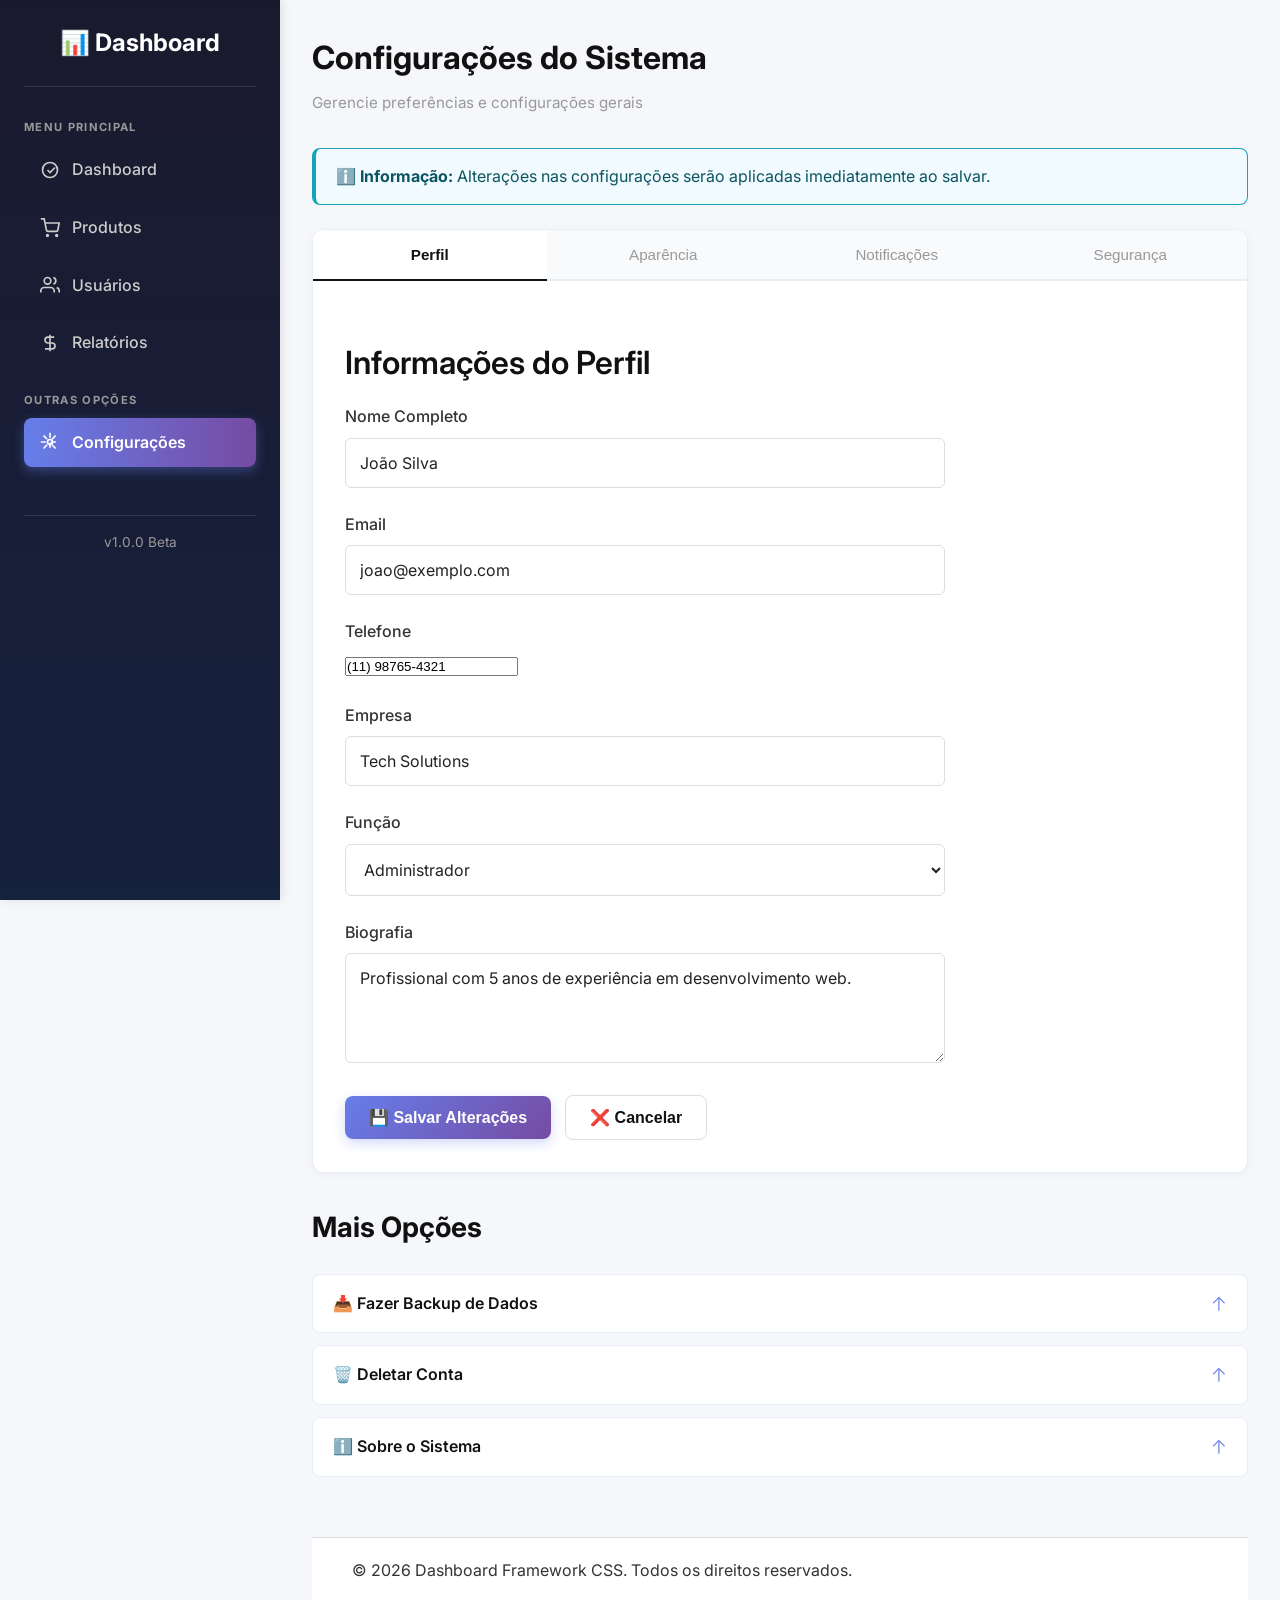
<file: examples/configuracoes.html>
<!DOCTYPE html>
<html lang="pt-BR">
<head>
    <meta charset="UTF-8">
    <meta name="viewport" content="width=device-width, initial-scale=1.0">
    <title>Configurações - Dashboard Moderno</title>
    <link rel="stylesheet" href="../style.css">
    <link rel="stylesheet" href="dashboard-custom.css">
    <link rel="preconnect" href="https://fonts.googleapis.com">
    <link rel="preconnect" href="https://fonts.gstatic.com" crossorigin>
    <link href="https://fonts.googleapis.com/css2?family=Inter:wght@400;500;600;700&display=swap" rel="stylesheet">
</head>
<body>

<div class="dashboard-layout">
    
    <!-- SIDEBAR -->
    <aside class="dashboard-sidebar">
        <div class="sidebar-header">
            <h2>📊 Dashboard</h2>
        </div>
        
        <nav class="dashboard-nav">
            <div class="nav-title">Menu Principal</div>
            <ul>
                <li>
                    <a href="dashboard.html">
                        <svg width="20" height="20" viewBox="0 0 24 24" fill="none" stroke="currentColor" stroke-width="2">
                            <path d="M3 12a9 9 0 1 0 18 0A9 9 0 0 0 3 12z"/>
                            <path d="M9 12l3 3 6-6"/>
                        </svg>
                        Dashboard
                    </a>
                </li>
                <li>
                    <a href="produtos.html">
                        <svg width="20" height="20" viewBox="0 0 24 24" fill="none" stroke="currentColor" stroke-width="2">
                            <circle cx="9" cy="21" r="1"/>
                            <circle cx="20" cy="21" r="1"/>
                            <path d="M1 1h4l2.68 13.39a2 2 0 0 0 2 1.61h9.72a2 2 0 0 0 2-1.61L23 6H6"/>
                        </svg>
                        Produtos
                    </a>
                </li>
                <li>
                    <a href="usuarios.html">
                        <svg width="20" height="20" viewBox="0 0 24 24" fill="none" stroke="currentColor" stroke-width="2">
                            <path d="M17 21v-2a4 4 0 0 0-4-4H5a4 4 0 0 0-4 4v2"/>
                            <circle cx="9" cy="7" r="4"/>
                            <path d="M23 21v-2a4 4 0 0 0-3-3.87"/>
                            <path d="M16 3.13a4 4 0 0 1 0 7.75"/>
                        </svg>
                        Usuários
                    </a>
                </li>
                <li>
                    <a href="relatorios.html">
                        <svg width="20" height="20" viewBox="0 0 24 24" fill="none" stroke="currentColor" stroke-width="2">
                            <line x1="12" y1="2" x2="12" y2="22"/>
                            <path d="M17 5H9.5a3.5 3.5 0 0 0 0 7h5a3.5 3.5 0 0 1 0 7H6"/>
                        </svg>
                        Relatórios
                    </a>
                </li>
            </ul>

            <div class="nav-title">Outras Opções</div>
            <ul>
                <li>
                    <a href="configuracoes.html" class="active">
                        <svg width="20" height="20" viewBox="0 0 24 24" fill="none" stroke="currentColor" stroke-width="2">
                            <circle cx="12" cy="12" r="3"/>
                            <path d="M12 1v6m0 6v6M4.22 4.22l4.24 4.24m6.08 0l4.24-4.24M1 12h6m6 0h6M4.22 19.78l4.24-4.24m6.08 0l4.24 4.24"/>
                        </svg>
                        Configurações
                    </a>
                </li>
            </ul>
        </nav>

        <div class="sidebar-footer">
            <hr>
            <p>v1.0.0 Beta</p>
        </div>
    </aside>

    <!-- MAIN CONTENT -->
    <main class="dashboard-main">
        
        <div class="main-header-bar">
            <div class="header-content">
                <div>
                    <h1>Configurações do Sistema</h1>
                    <p class="subtitle">Gerencie preferências e configurações gerais</p>
                </div>
            </div>
        </div>

        <!-- Alert -->
        <div class="alert alert-info mb-3">
            <strong>ℹ️ Informação:</strong> Alterações nas configurações serão aplicadas imediatamente ao salvar.
        </div>

        <!-- Tabs com Configurações -->
        <section class="dashboard-section">
            <div class="tabs">
                <div class="tab-nav" role="tablist">
                    <button class="tab-link active" data-tab="1" role="tab">Perfil</button>
                    <button class="tab-link" data-tab="2" role="tab">Aparência</button>
                    <button class="tab-link" data-tab="3" role="tab">Notificações</button>
                    <button class="tab-link" data-tab="4" role="tab">Segurança</button>
                </div>
                <div class="tab-content">
                    
                    <!-- Tab 1: Perfil -->
                    <div class="tab-pane active" data-tab="1">
                        <div style="max-width: 600px; margin-top: 24px;">
                            <h3>Informações do Perfil</h3>
                            
                            <div class="form-group">
                                <label for="nome-completo">Nome Completo</label>
                                <input type="text" id="nome-completo" value="João Silva" placeholder="Seu nome completo">
                            </div>

                            <div class="form-group">
                                <label for="email">Email</label>
                                <input type="email" id="email" value="joao@exemplo.com" placeholder="seu.email@exemplo.com">
                            </div>

                            <div class="form-group">
                                <label for="telefone">Telefone</label>
                                <input type="tel" id="telefone" value="(11) 98765-4321" placeholder="(11) 9XXXX-XXXX">
                            </div>

                            <div class="form-group">
                                <label for="empresa">Empresa</label>
                                <input type="text" id="empresa" value="Tech Solutions" placeholder="Nome da sua empresa">
                            </div>

                            <div class="form-group">
                                <label for="funcao">Função</label>
                                <select id="funcao">
                                    <option selected>Administrador</option>
                                    <option>Gerente</option>
                                    <option>Vendedor</option>
                                    <option>Editor</option>
                                </select>
                            </div>

                            <div class="form-group">
                                <label for="bio">Biografia</label>
                                <textarea id="bio" rows="4" placeholder="Conte um pouco sobre você...">Profissional com 5 anos de experiência em desenvolvimento web.</textarea>
                            </div>

                            <button class="btn btn-primary">💾 Salvar Alterações</button>
                            <button class="btn btn-secondary">❌ Cancelar</button>
                        </div>
                    </div>

                    <!-- Tab 2: Aparência -->
                    <div class="tab-pane" data-tab="2">
                        <div style="max-width: 600px; margin-top: 24px;">
                            <h3>Preferências de Aparência</h3>
                            
                            <div class="form-group">
                                <label>Tema</label>
                                <div class="form-group-inline">
                                    <div class="custom-control">
                                        <input type="radio" id="theme-light" name="theme" checked>
                                        <label for="theme-light">Claro</label>
                                    </div>
                                    <div class="custom-control">
                                        <input type="radio" id="theme-dark" name="theme">
                                        <label for="theme-dark">Escuro</label>
                                    </div>
                                    <div class="custom-control">
                                        <input type="radio" id="theme-auto" name="theme">
                                        <label for="theme-auto">Automático</label>
                                    </div>
                                </div>
                            </div>

                            <div class="form-group">
                                <label>Tamanho de Fonte</label>
                                <div class="form-group-inline">
                                    <div class="custom-control">
                                        <input type="radio" id="font-small" name="font-size">
                                        <label for="font-small">Pequeno</label>
                                    </div>
                                    <div class="custom-control">
                                        <input type="radio" id="font-normal" name="font-size" checked>
                                        <label for="font-normal">Normal</label>
                                    </div>
                                    <div class="custom-control">
                                        <input type="radio" id="font-large" name="font-size">
                                        <label for="font-large">Grande</label>
                                    </div>
                                </div>
                            </div>

                            <div class="form-group">
                                <label>Cor do Tema Primário</label>
                                <input type="color" value="#667eea" style="width: 50px; height: 40px; border: 1px solid var(--color-border-gray); border-radius: 6px; cursor: pointer;">
                            </div>

                            <div class="form-group">
                                <label>Densidade do Layout</label>
                                <div class="form-group-inline">
                                    <div class="custom-control">
                                        <input type="radio" id="density-compact" name="density">
                                        <label for="density-compact">Compacto</label>
                                    </div>
                                    <div class="custom-control">
                                        <input type="radio" id="density-normal" name="density" checked>
                                        <label for="density-normal">Normal</label>
                                    </div>
                                    <div class="custom-control">
                                        <input type="radio" id="density-espaçoso" name="density">
                                        <label for="density-espaçoso">Espaçoso</label>
                                    </div>
                                </div>
                            </div>

                            <button class="btn btn-primary">💾 Salvar Preferências</button>
                        </div>
                    </div>

                    <!-- Tab 3: Notificações -->
                    <div class="tab-pane" data-tab="3">
                        <div style="max-width: 600px; margin-top: 24px;">
                            <h3>Configurações de Notificações</h3>
                            
                            <div style="border: 1px solid #e8eef5; border-radius: 8px; padding: 16px; margin-bottom: 16px;">
                                <div style="display: flex; justify-content: space-between; align-items: center; margin-bottom: 12px;">
                                    <div>
                                        <h4 style="margin: 0 0 4px 0;">Notificações por Email</h4>
                                        <p style="margin: 0; font-size: 0.9rem; color: var(--color-medium-gray);">Receba atualizações por email</p>
                                    </div>
                                    <div class="custom-control">
                                        <input type="checkbox" id="email-notif" checked>
                                        <label for="email-notif"></label>
                                    </div>
                                </div>
                            </div>

                            <div style="border: 1px solid #e8eef5; border-radius: 8px; padding: 16px; margin-bottom: 16px;">
                                <div style="display: flex; justify-content: space-between; align-items: center; margin-bottom: 12px;">
                                    <div>
                                        <h4 style="margin: 0 0 4px 0;">Notificações de Pedidos</h4>
                                        <p style="margin: 0; font-size: 0.9rem; color: var(--color-medium-gray);">Seja notificado sobre novos pedidos</p>
                                    </div>
                                    <div class="custom-control">
                                        <input type="checkbox" id="orders-notif" checked>
                                        <label for="orders-notif"></label>
                                    </div>
                                </div>
                            </div>

                            <div style="border: 1px solid #e8eef5; border-radius: 8px; padding: 16px; margin-bottom: 16px;">
                                <div style="display: flex; justify-content: space-between; align-items: center; margin-bottom: 12px;">
                                    <div>
                                        <h4 style="margin: 0 0 4px 0;">Notificações de Vendas</h4>
                                        <p style="margin: 0; font-size: 0.9rem; color: var(--color-medium-gray);">Alertas sobre metas e desempenho</p>
                                    </div>
                                    <div class="custom-control">
                                        <input type="checkbox" id="sales-notif" checked>
                                        <label for="sales-notif"></label>
                                    </div>
                                </div>
                            </div>

                            <div style="border: 1px solid #e8eef5; border-radius: 8px; padding: 16px; margin-bottom: 16px;">
                                <div style="display: flex; justify-content: space-between; align-items: center; margin-bottom: 12px;">
                                    <div>
                                        <h4 style="margin: 0 0 4px 0;">Notificações de Segurança</h4>
                                        <p style="margin: 0; font-size: 0.9rem; color: var(--color-medium-gray);">Alertas críticos de segurança</p>
                                    </div>
                                    <div class="custom-control">
                                        <input type="checkbox" id="security-notif" checked>
                                        <label for="security-notif"></label>
                                    </div>
                                </div>
                            </div>

                            <div style="border: 1px solid #e8eef5; border-radius: 8px; padding: 16px;">
                                <div style="display: flex; justify-content: space-between; align-items: center;">
                                    <div>
                                        <h4 style="margin: 0 0 4px 0;">Newsletter</h4>
                                        <p style="margin: 0; font-size: 0.9rem; color: var(--color-medium-gray);">Receba our newsletter semanal</p>
                                    </div>
                                    <div class="custom-control">
                                        <input type="checkbox" id="newsletter" checked>
                                        <label for="newsletter"></label>
                                    </div>
                                </div>
                            </div>

                            <div style="margin-top: 24px;">
                                <button class="btn btn-primary">💾 Salvar Notificações</button>
                            </div>
                        </div>
                    </div>

                    <!-- Tab 4: Segurança -->
                    <div class="tab-pane" data-tab="4">
                        <div style="max-width: 600px; margin-top: 24px;">
                            <h3>Configurações de Segurança</h3>
                            
                            <div style="margin-bottom: 2rem;">
                                <h4 style="margin: 0 0 1rem 0;">Alterar Senha</h4>
                                <div class="form-group">
                                    <label for="senha-atual">Senha Atual</label>
                                    <input type="password" id="senha-atual" placeholder="Digite sua senha atual">
                                </div>

                                <div class="form-group">
                                    <label for="senha-nova">Nova Senha</label>
                                    <input type="password" id="senha-nova" placeholder="Digite a nova senha">
                                </div>

                                <div class="form-group">
                                    <label for="senha-confirma">Confirmar Senha</label>
                                    <input type="password" id="senha-confirma" placeholder="Confirme a nova senha">
                                </div>

                                <button class="btn btn-primary">🔒 Alterar Senha</button>
                            </div>

                            <hr>

                            <div style="margin-top: 2rem;">
                                <h4 style="margin: 0 0 1rem 0;">Autenticação em Duas Etapas</h4>
                                <p style="color: var(--color-medium-gray); margin-bottom: 1rem;">Adicione uma camada extra de segurança à sua conta.</p>
                                
                                <div class="alert alert-success" style="margin-bottom: 1rem;">
                                    <strong>✓ Ativo</strong> Sua autenticação em duas etapas está habilitada.
                                </div>

                                <button class="btn btn-secondary">⚙️ Gerenciar 2FA</button>
                            </div>

                            <hr>

                            <div style="margin-top: 2rem;">
                                <h4 style="margin: 0 0 1rem 0;">Sessões Ativas</h4>
                                <p style="color: var(--color-medium-gray); margin-bottom: 1rem;">Gerencie seus dispositivos conectados.</p>
                                
                                <div style="border: 1px solid #e8eef5; border-radius: 8px; padding: 12px; margin-bottom: 12px;">
                                    <div style="display: flex; justify-content: space-between; align-items: center;">
                                        <div>
                                            <p style="margin: 0; font-weight: 600;">Chrome no Windows</p>
                                            <p style="margin: 4px 0 0 0; font-size: 0.85rem; color: var(--color-medium-gray);">Último acesso: Hoje, 10:30 AM</p>
                                        </div>
                                        <button class="btn btn-secondary btn-sm">Desconectar</button>
                                    </div>
                                </div>

                                <div style="border: 1px solid #e8eef5; border-radius: 8px; padding: 12px;">
                                    <div style="display: flex; justify-content: space-between; align-items: center;">
                                        <div>
                                            <p style="margin: 0; font-weight: 600;">Safari no macOS</p>
                                            <p style="margin: 4px 0 0 0; font-size: 0.85rem; color: var(--color-medium-gray);">Último acesso: 2 horas atrás</p>
                                        </div>
                                        <button class="btn btn-secondary btn-sm">Desconectar</button>
                                    </div>
                                </div>
                            </div>
                        </div>
                    </div>
                </div>
            </div>
        </section>

        <!-- Accordion com Mais Opções -->
        <section class="dashboard-section">
            <h2>Mais Opções</h2>
            
            <div class="accordion">
                <details>
                    <summary>📥 Fazer Backup de Dados</summary>
                    <div class="accordion-content">
                        <p>Faça download de todos os seus dados para backup local.</p>
                        <button class="btn btn-secondary">📥 Baixar Backup</button>
                    </div>
                </details>
                <details>
                    <summary>🗑️ Deletar Conta</summary>
                    <div class="accordion-content">
                        <p style="color: var(--color-error); margin-bottom: 1rem;"><strong>⚠️ Atenção:</strong> Esta ação é irreversível e removerá todos os seus dados.</p>
                        <button class="btn btn-secondary" style="background: var(--color-error); color: white; border: none;">🗑️ Deletar Minha Conta</button>
                    </div>
                </details>
                <details>
                    <summary>ℹ️ Sobre o Sistema</summary>
                    <div class="accordion-content">
                        <p><strong>Versão:</strong> 1.0.0 Beta</p>
                        <p><strong>Última Atualização:</strong> 15 de maio de 2026</p>
                        <p><strong>Desenvolvedor:</strong> Framework CSS Dashboard</p>
                        <p><a href="#">Leia as notas da versão</a></p>
                    </div>
                </details>
            </div>
        </section>

        <footer class="main-footer" style="margin-top: 60px;">
            <div class="container" style="padding: 20px;">
                <p>&copy; 2026 Dashboard Framework CSS. Todos os direitos reservados.</p>
            </div>
        </footer>
    </main>

</div>

<script src="dashboard.js"></script>
</body>
</html>
</file>
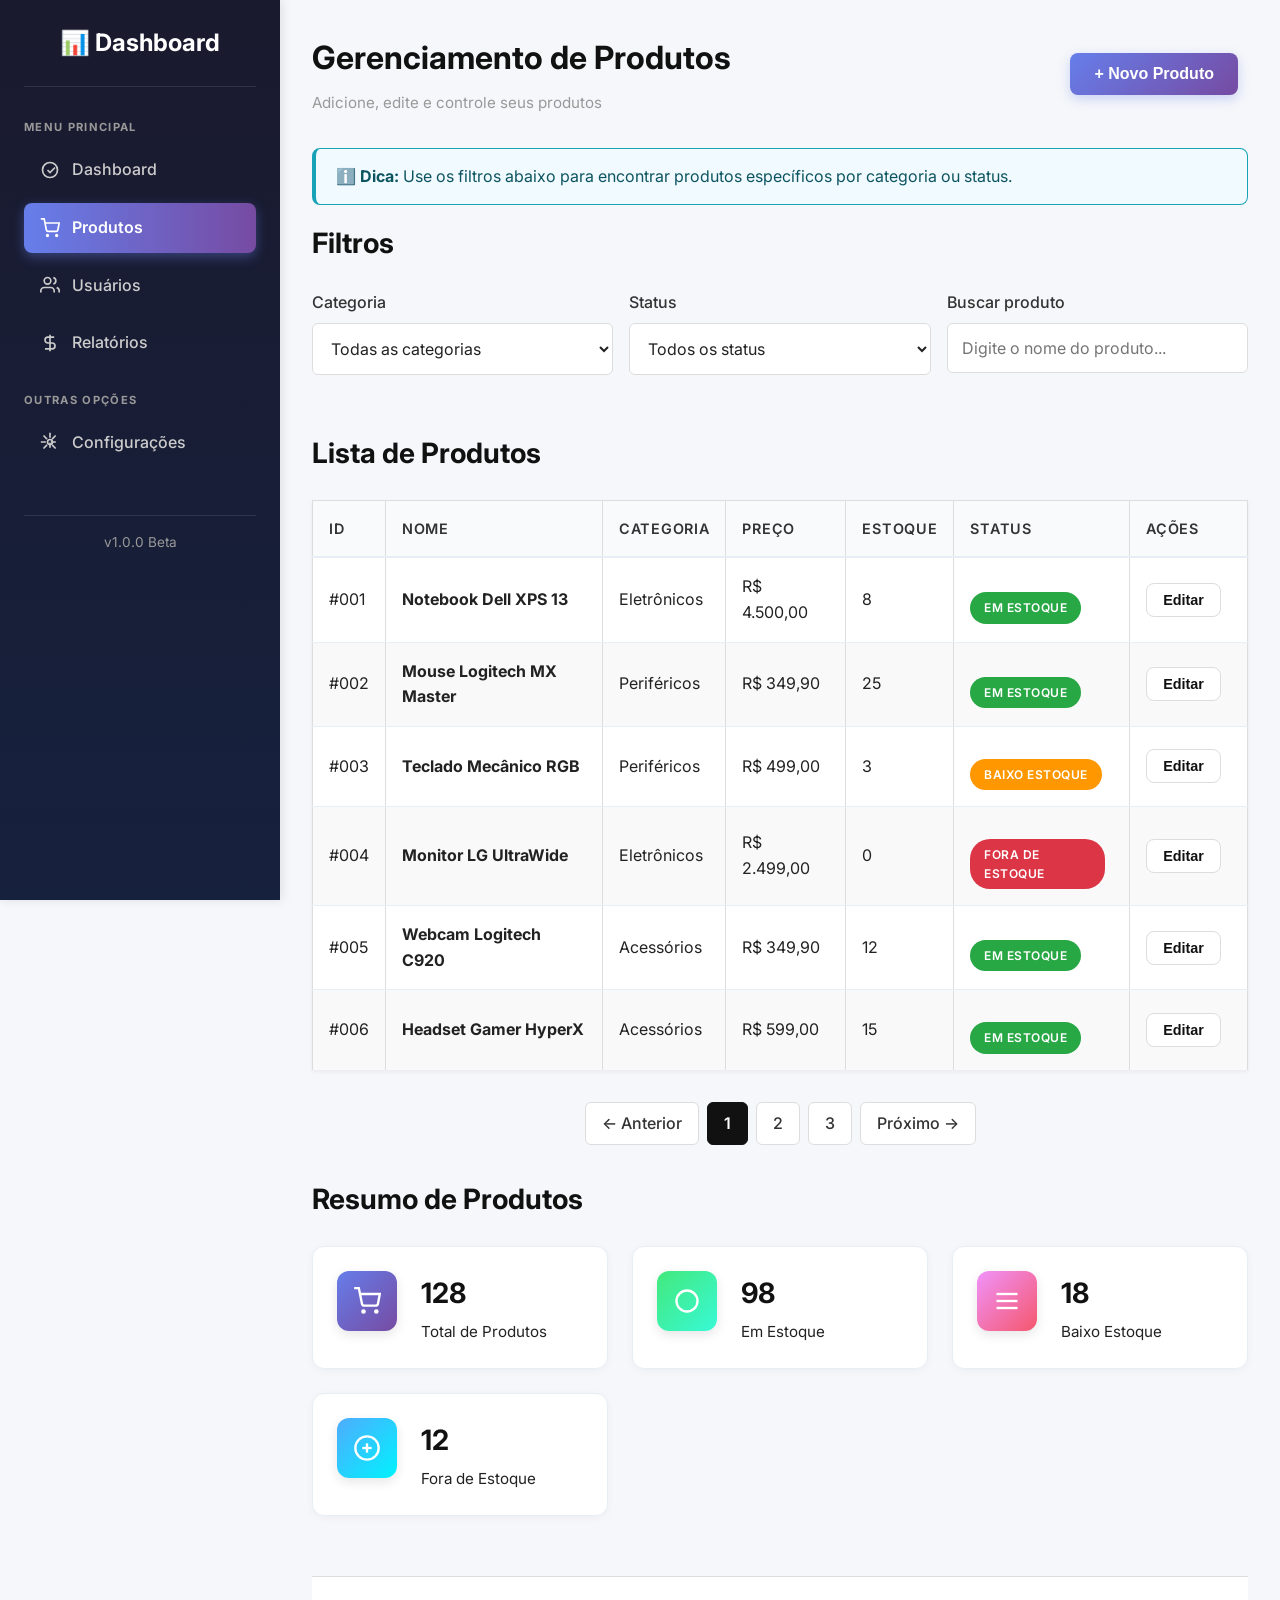
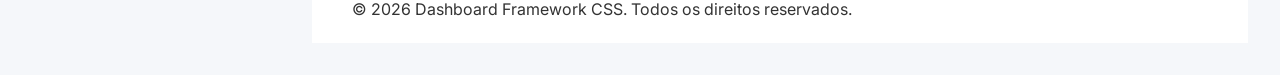
<file: examples/produtos.html>
<!DOCTYPE html>
<html lang="pt-BR">
<head>
    <meta charset="UTF-8">
    <meta name="viewport" content="width=device-width, initial-scale=1.0">
    <title>Produtos - Dashboard Moderno</title>
    <link rel="stylesheet" href="../style.css">
    <link rel="stylesheet" href="dashboard-custom.css">
    <link rel="preconnect" href="https://fonts.googleapis.com">
    <link rel="preconnect" href="https://fonts.gstatic.com" crossorigin>
    <link href="https://fonts.googleapis.com/css2?family=Inter:wght@400;500;600;700&display=swap" rel="stylesheet">
</head>
<body>

<div class="dashboard-layout">
    
    <!-- SIDEBAR (mesmo layout) -->
    <aside class="dashboard-sidebar">
        <div class="sidebar-header">
            <h2>📊 Dashboard</h2>
        </div>
        
        <nav class="dashboard-nav">
            <div class="nav-title">Menu Principal</div>
            <ul>
                <li>
                    <a href="dashboard.html">
                        <svg width="20" height="20" viewBox="0 0 24 24" fill="none" stroke="currentColor" stroke-width="2">
                            <path d="M3 12a9 9 0 1 0 18 0A9 9 0 0 0 3 12z"/>
                            <path d="M9 12l3 3 6-6"/>
                        </svg>
                        Dashboard
                    </a>
                </li>
                <li>
                    <a href="produtos.html" class="active">
                        <svg width="20" height="20" viewBox="0 0 24 24" fill="none" stroke="currentColor" stroke-width="2">
                            <circle cx="9" cy="21" r="1"/>
                            <circle cx="20" cy="21" r="1"/>
                            <path d="M1 1h4l2.68 13.39a2 2 0 0 0 2 1.61h9.72a2 2 0 0 0 2-1.61L23 6H6"/>
                        </svg>
                        Produtos
                    </a>
                </li>
                <li>
                    <a href="usuarios.html">
                        <svg width="20" height="20" viewBox="0 0 24 24" fill="none" stroke="currentColor" stroke-width="2">
                            <path d="M17 21v-2a4 4 0 0 0-4-4H5a4 4 0 0 0-4 4v2"/>
                            <circle cx="9" cy="7" r="4"/>
                            <path d="M23 21v-2a4 4 0 0 0-3-3.87"/>
                            <path d="M16 3.13a4 4 0 0 1 0 7.75"/>
                        </svg>
                        Usuários
                    </a>
                </li>
                <li>
                    <a href="relatorios.html">
                        <svg width="20" height="20" viewBox="0 0 24 24" fill="none" stroke="currentColor" stroke-width="2">
                            <line x1="12" y1="2" x2="12" y2="22"/>
                            <path d="M17 5H9.5a3.5 3.5 0 0 0 0 7h5a3.5 3.5 0 0 1 0 7H6"/>
                        </svg>
                        Relatórios
                    </a>
                </li>
            </ul>

            <div class="nav-title">Outras Opções</div>
            <ul>
                <li>
                    <a href="configuracoes.html">
                        <svg width="20" height="20" viewBox="0 0 24 24" fill="none" stroke="currentColor" stroke-width="2">
                            <circle cx="12" cy="12" r="3"/>
                            <path d="M12 1v6m0 6v6M4.22 4.22l4.24 4.24m6.08 0l4.24-4.24M1 12h6m6 0h6M4.22 19.78l4.24-4.24m6.08 0l4.24 4.24"/>
                        </svg>
                        Configurações
                    </a>
                </li>
            </ul>
        </nav>

        <div class="sidebar-footer">
            <hr>
            <p>v1.0.0 Beta</p>
        </div>
    </aside>

    <!-- MAIN CONTENT -->
    <main class="dashboard-main">
        
        <div class="main-header-bar">
            <div class="header-content">
                <div>
                    <h1>Gerenciamento de Produtos</h1>
                    <p class="subtitle">Adicione, edite e controle seus produtos</p>
                </div>
                <div class="header-actions">
                    <button class="btn btn-primary">+ Novo Produto</button>
                </div>
            </div>
        </div>

        <!-- Alert de Filtro -->
        <div class="alert alert-info mb-3">
            <strong>ℹ️ Dica:</strong> Use os filtros abaixo para encontrar produtos específicos por categoria ou status.
        </div>

        <!-- Seção de Filtros -->
        <section class="dashboard-section">
            <h2>Filtros</h2>
            
            <div style="display: grid; grid-template-columns: repeat(auto-fit, minmax(200px, 1fr)); gap: 16px; margin-bottom: 24px;">
                <div class="form-group">
                    <label for="filter-category">Categoria</label>
                    <select id="filter-category">
                        <option>Todas as categorias</option>
                        <option>Eletrônicos</option>
                        <option>Periféricos</option>
                        <option>Acessórios</option>
                    </select>
                </div>
                <div class="form-group">
                    <label for="filter-status">Status</label>
                    <select id="filter-status">
                        <option>Todos os status</option>
                        <option>Em estoque</option>
                        <option>Baixo estoque</option>
                        <option>Fora de estoque</option>
                    </select>
                </div>
                <div class="form-group">
                    <label for="filter-search">Buscar produto</label>
                    <input type="text" id="filter-search" placeholder="Digite o nome do produto...">
                </div>
            </div>
        </section>

        <!-- Tabela de Produtos -->
        <section class="dashboard-section">
            <h2>Lista de Produtos</h2>
            
            <table>
                <thead>
                    <tr>
                        <th>ID</th>
                        <th>Nome</th>
                        <th>Categoria</th>
                        <th>Preço</th>
                        <th>Estoque</th>
                        <th>Status</th>
                        <th>Ações</th>
                    </tr>
                </thead>
                <tbody>
                    <tr>
                        <td>#001</td>
                        <td><strong>Notebook Dell XPS 13</strong></td>
                        <td>Eletrônicos</td>
                        <td>R$ 4.500,00</td>
                        <td>8</td>
                        <td><span class="badge" style="background: var(--color-success); color: white;">Em estoque</span></td>
                        <td>
                            <button class="btn btn-sm btn-secondary">Editar</button>
                        </td>
                    </tr>
                    <tr>
                        <td>#002</td>
                        <td><strong>Mouse Logitech MX Master</strong></td>
                        <td>Periféricos</td>
                        <td>R$ 349,90</td>
                        <td>25</td>
                        <td><span class="badge" style="background: var(--color-success); color: white;">Em estoque</span></td>
                        <td>
                            <button class="btn btn-sm btn-secondary">Editar</button>
                        </td>
                    </tr>
                    <tr>
                        <td>#003</td>
                        <td><strong>Teclado Mecânico RGB</strong></td>
                        <td>Periféricos</td>
                        <td>R$ 499,00</td>
                        <td>3</td>
                        <td><span class="badge" style="background: #ff9800; color: white;">Baixo estoque</span></td>
                        <td>
                            <button class="btn btn-sm btn-secondary">Editar</button>
                        </td>
                    </tr>
                    <tr>
                        <td>#004</td>
                        <td><strong>Monitor LG UltraWide</strong></td>
                        <td>Eletrônicos</td>
                        <td>R$ 2.499,00</td>
                        <td>0</td>
                        <td><span class="badge" style="background: var(--color-error); color: white;">Fora de estoque</span></td>
                        <td>
                            <button class="btn btn-sm btn-secondary">Editar</button>
                        </td>
                    </tr>
                    <tr>
                        <td>#005</td>
                        <td><strong>Webcam Logitech C920</strong></td>
                        <td>Acessórios</td>
                        <td>R$ 349,90</td>
                        <td>12</td>
                        <td><span class="badge" style="background: var(--color-success); color: white;">Em estoque</span></td>
                        <td>
                            <button class="btn btn-sm btn-secondary">Editar</button>
                        </td>
                    </tr>
                    <tr>
                        <td>#006</td>
                        <td><strong>Headset Gamer HyperX</strong></td>
                        <td>Acessórios</td>
                        <td>R$ 599,00</td>
                        <td>15</td>
                        <td><span class="badge" style="background: var(--color-success); color: white;">Em estoque</span></td>
                        <td>
                            <button class="btn btn-sm btn-secondary">Editar</button>
                        </td>
                    </tr>
                </tbody>
            </table>
        </section>

        <!-- Paginação -->
        <section class="dashboard-section">
            <nav class="pagination">
                <a href="#" class="page-link prev">← Anterior</a>
                <a href="#" class="page-link active">1</a>
                <a href="#" class="page-link">2</a>
                <a href="#" class="page-link">3</a>
                <a href="#" class="page-link">Próximo →</a>
            </nav>
        </section>

        <!-- Cards de Resumo -->
        <section class="dashboard-section">
            <h2>Resumo de Produtos</h2>
            
            <div class="stats-grid">
                <div class="card status-card">
                    <div class="status-card-icon" style="background: linear-gradient(135deg, #667eea 0%, #764ba2 100%);">
                        <svg width="28" height="28" viewBox="0 0 24 24" fill="none" stroke="white" stroke-width="2">
                            <circle cx="9" cy="21" r="1"/>
                            <circle cx="20" cy="21" r="1"/>
                            <path d="M1 1h4l2.68 13.39a2 2 0 0 0 2 1.61h9.72a2 2 0 0 0 2-1.61L23 6H6"/>
                        </svg>
                    </div>
                    <div class="status-card-content">
                        <h2>128</h2>
                        <p class="stat-label">Total de Produtos</p>
                    </div>
                </div>

                <div class="card status-card">
                    <div class="status-card-icon" style="background: linear-gradient(135deg, #43e97b 0%, #38f9d7 100%);">
                        <svg width="28" height="28" viewBox="0 0 24 24" fill="none" stroke="white" stroke-width="2">
                            <path d="M3 12a9 9 0 1 0 18 0A9 9 0 0 0 3 12z"/>
                        </svg>
                    </div>
                    <div class="status-card-content">
                        <h2>98</h2>
                        <p class="stat-label">Em Estoque</p>
                    </div>
                </div>

                <div class="card status-card">
                    <div class="status-card-icon" style="background: linear-gradient(135deg, #f093fb 0%, #f5576c 100%);">
                        <svg width="28" height="28" viewBox="0 0 24 24" fill="none" stroke="white" stroke-width="2">
                            <path d="M3 12h18"/>
                            <path d="M3 6h18"/>
                            <path d="M3 18h18"/>
                        </svg>
                    </div>
                    <div class="status-card-content">
                        <h2>18</h2>
                        <p class="stat-label">Baixo Estoque</p>
                    </div>
                </div>

                <div class="card status-card">
                    <div class="status-card-icon" style="background: linear-gradient(135deg, #4facfe 0%, #00f2fe 100%);">
                        <svg width="28" height="28" viewBox="0 0 24 24" fill="none" stroke="white" stroke-width="2">
                            <circle cx="12" cy="12" r="10"/>
                            <line x1="12" y1="8" x2="12" y2="16"/>
                            <line x1="8" y1="12" x2="16" y2="12"/>
                        </svg>
                    </div>
                    <div class="status-card-content">
                        <h2>12</h2>
                        <p class="stat-label">Fora de Estoque</p>
                    </div>
                </div>
            </div>
        </section>

        <footer class="main-footer" style="margin-top: 60px;">
            <div class="container" style="padding: 20px;">
                <p>&copy; 2026 Dashboard Framework CSS. Todos os direitos reservados.</p>
            </div>
        </footer>
    </main>

</div>

<script src="dashboard.js"></script>
</body>
</html>
</file>
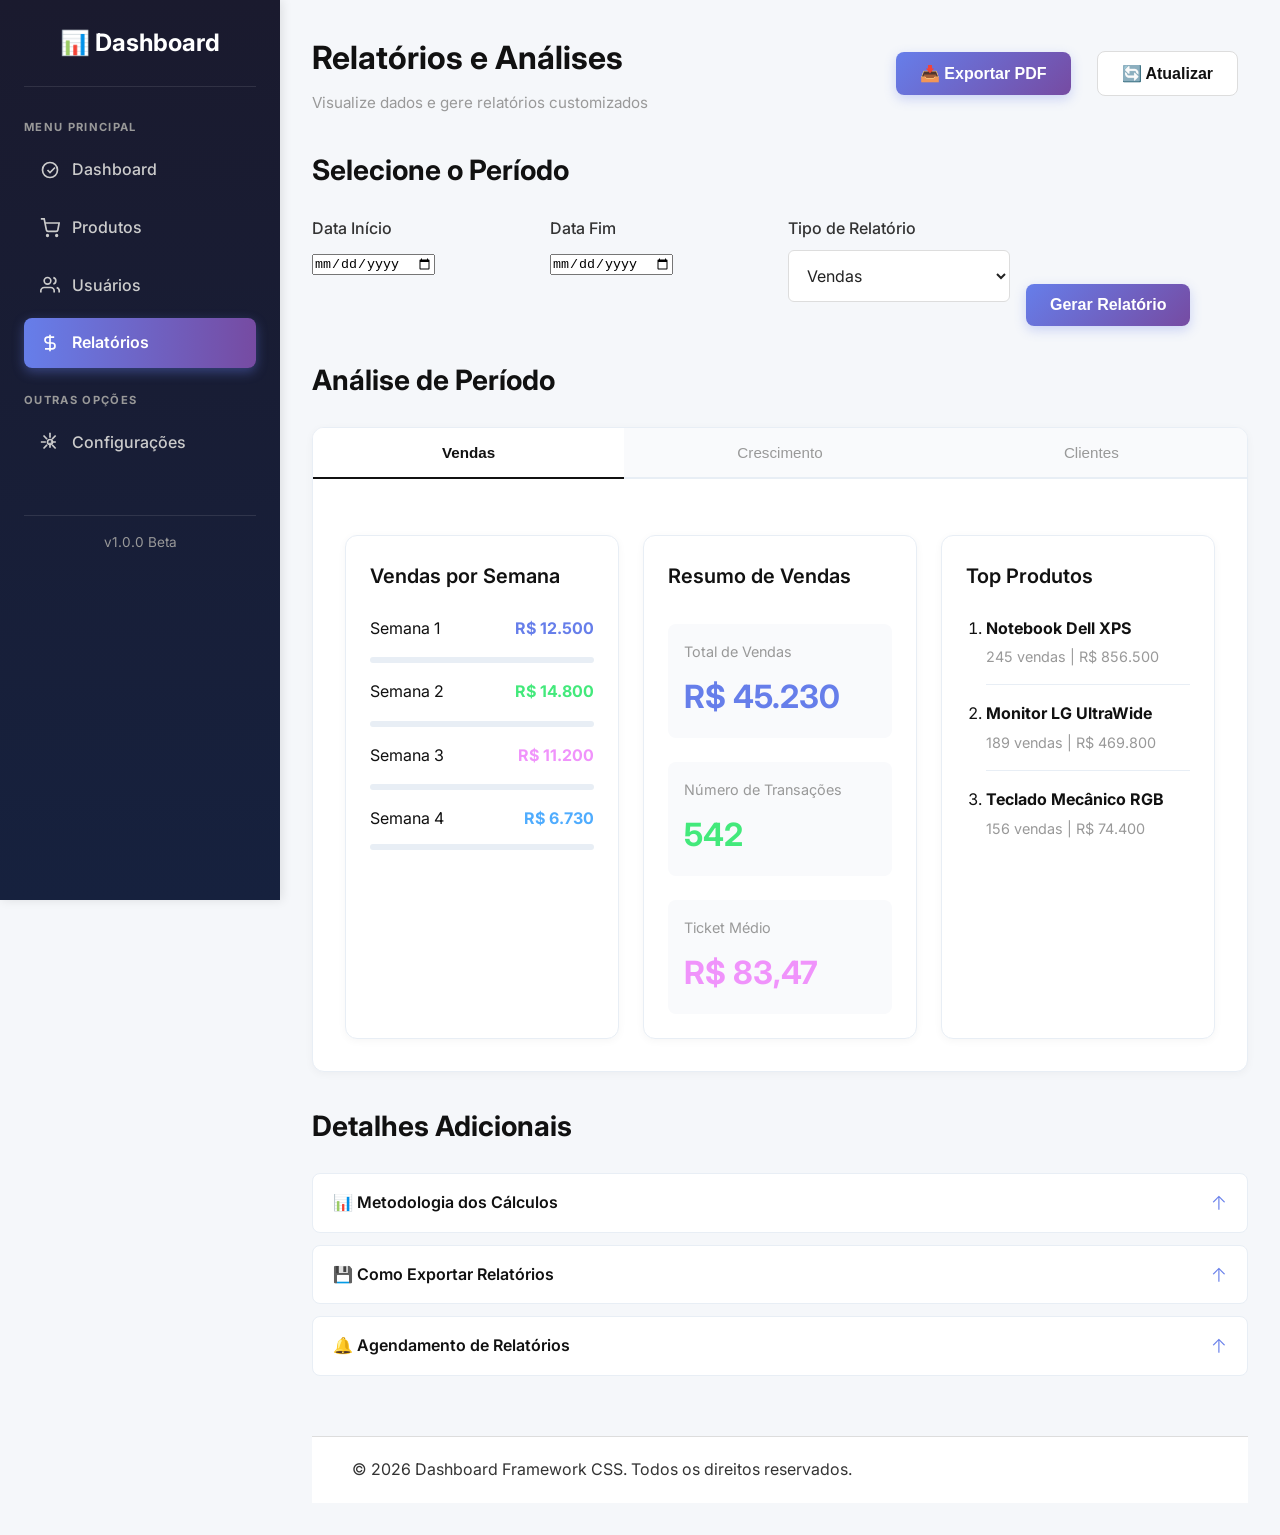
<file: examples/relatorios.html>
<!DOCTYPE html>
<html lang="pt-BR">
<head>
    <meta charset="UTF-8">
    <meta name="viewport" content="width=device-width, initial-scale=1.0">
    <title>Relatórios - Dashboard Moderno</title>
    <link rel="stylesheet" href="../style.css">
    <link rel="stylesheet" href="dashboard-custom.css">
    <link rel="preconnect" href="https://fonts.googleapis.com">
    <link rel="preconnect" href="https://fonts.gstatic.com" crossorigin>
    <link href="https://fonts.googleapis.com/css2?family=Inter:wght@400;500;600;700&display=swap" rel="stylesheet">
</head>
<body>

<div class="dashboard-layout">
    
    <!-- SIDEBAR -->
    <aside class="dashboard-sidebar">
        <div class="sidebar-header">
            <h2>📊 Dashboard</h2>
        </div>
        
        <nav class="dashboard-nav">
            <div class="nav-title">Menu Principal</div>
            <ul>
                <li>
                    <a href="dashboard.html">
                        <svg width="20" height="20" viewBox="0 0 24 24" fill="none" stroke="currentColor" stroke-width="2">
                            <path d="M3 12a9 9 0 1 0 18 0A9 9 0 0 0 3 12z"/>
                            <path d="M9 12l3 3 6-6"/>
                        </svg>
                        Dashboard
                    </a>
                </li>
                <li>
                    <a href="produtos.html">
                        <svg width="20" height="20" viewBox="0 0 24 24" fill="none" stroke="currentColor" stroke-width="2">
                            <circle cx="9" cy="21" r="1"/>
                            <circle cx="20" cy="21" r="1"/>
                            <path d="M1 1h4l2.68 13.39a2 2 0 0 0 2 1.61h9.72a2 2 0 0 0 2-1.61L23 6H6"/>
                        </svg>
                        Produtos
                    </a>
                </li>
                <li>
                    <a href="usuarios.html">
                        <svg width="20" height="20" viewBox="0 0 24 24" fill="none" stroke="currentColor" stroke-width="2">
                            <path d="M17 21v-2a4 4 0 0 0-4-4H5a4 4 0 0 0-4 4v2"/>
                            <circle cx="9" cy="7" r="4"/>
                            <path d="M23 21v-2a4 4 0 0 0-3-3.87"/>
                            <path d="M16 3.13a4 4 0 0 1 0 7.75"/>
                        </svg>
                        Usuários
                    </a>
                </li>
                <li>
                    <a href="relatorios.html" class="active">
                        <svg width="20" height="20" viewBox="0 0 24 24" fill="none" stroke="currentColor" stroke-width="2">
                            <line x1="12" y1="2" x2="12" y2="22"/>
                            <path d="M17 5H9.5a3.5 3.5 0 0 0 0 7h5a3.5 3.5 0 0 1 0 7H6"/>
                        </svg>
                        Relatórios
                    </a>
                </li>
            </ul>

            <div class="nav-title">Outras Opções</div>
            <ul>
                <li>
                    <a href="configuracoes.html">
                        <svg width="20" height="20" viewBox="0 0 24 24" fill="none" stroke="currentColor" stroke-width="2">
                            <circle cx="12" cy="12" r="3"/>
                            <path d="M12 1v6m0 6v6M4.22 4.22l4.24 4.24m6.08 0l4.24-4.24M1 12h6m6 0h6M4.22 19.78l4.24-4.24m6.08 0l4.24 4.24"/>
                        </svg>
                        Configurações
                    </a>
                </li>
            </ul>
        </nav>

        <div class="sidebar-footer">
            <hr>
            <p>v1.0.0 Beta</p>
        </div>
    </aside>

    <!-- MAIN CONTENT -->
    <main class="dashboard-main">
        
        <div class="main-header-bar">
            <div class="header-content">
                <div>
                    <h1>Relatórios e Análises</h1>
                    <p class="subtitle">Visualize dados e gere relatórios customizados</p>
                </div>
                <div class="header-actions">
                    <button class="btn btn-primary">📥 Exportar PDF</button>
                    <button class="btn btn-secondary">🔄 Atualizar</button>
                </div>
            </div>
        </div>

        <!-- Seção de Período -->
        <section class="dashboard-section">
            <h2>Selecione o Período</h2>
            
            <div style="display: grid; grid-template-columns: repeat(auto-fit, minmax(150px, 1fr)); gap: 16px; margin-bottom: 24px;">
                <div class="form-group">
                    <label for="data-inicio">Data Início</label>
                    <input type="date" id="data-inicio">
                </div>
                <div class="form-group">
                    <label for="data-fim">Data Fim</label>
                    <input type="date" id="data-fim">
                </div>
                <div class="form-group">
                    <label for="tipo-relatorio">Tipo de Relatório</label>
                    <select id="tipo-relatorio">
                        <option>Vendas</option>
                        <option>Usuários</option>
                        <option>Produtos</option>
                        <option>Geral</option>
                    </select>
                </div>
                <div style="display: flex; align-items: flex-end;">
                    <button class="btn btn-primary">Gerar Relatório</button>
                </div>
            </div>
        </section>

        <!-- Seção com Abas (Tabs) -->
        <section class="dashboard-section">
            <h2>Análise de Período</h2>
            
            <div class="tabs">
                <div class="tab-nav" role="tablist">
                    <button class="tab-link active" data-tab="1" role="tab">Vendas</button>
                    <button class="tab-link" data-tab="2" role="tab">Crescimento</button>
                    <button class="tab-link" data-tab="3" role="tab">Clientes</button>
                </div>
                <div class="tab-content">
                    <!-- Tab 1: Vendas -->
                    <div class="tab-pane active" data-tab="1">
                        <div style="display: grid; grid-template-columns: repeat(auto-fit, minmax(250px, 1fr)); gap: 24px; margin-top: 24px;">
                            <div class="card">
                                <h3>Vendas por Semana</h3>
                                <ul style="list-style: none; padding: 0; margin: 1.5rem 0 0 0;">
                                    <li style="margin-bottom: 1rem; display: flex; justify-content: space-between; align-items: center;">
                                        <span>Semana 1</span>
                                        <strong style="color: #667eea;">R$ 12.500</strong>
                                    </li>
                                    <li style="margin-bottom: 1rem;">
                                        <div class="progress-container" style="height: 6px; margin-bottom: 0.5rem;">
                                            <div class="progress-bar" style="width: 100%; background: #667eea;"></div>
                                        </div>
                                    </li>
                                    <li style="margin-bottom: 1rem; display: flex; justify-content: space-between; align-items: center;">
                                        <span>Semana 2</span>
                                        <strong style="color: #43e97b;">R$ 14.800</strong>
                                    </li>
                                    <li style="margin-bottom: 1rem;">
                                        <div class="progress-container" style="height: 6px; margin-bottom: 0.5rem;">
                                            <div class="progress-bar" style="width: 115%; background: #43e97b;"></div>
                                        </div>
                                    </li>
                                    <li style="margin-bottom: 1rem; display: flex; justify-content: space-between; align-items: center;">
                                        <span>Semana 3</span>
                                        <strong style="color: #f093fb;">R$ 11.200</strong>
                                    </li>
                                    <li style="margin-bottom: 1rem;">
                                        <div class="progress-container" style="height: 6px; margin-bottom: 0.5rem;">
                                            <div class="progress-bar" style="width: 85%; background: #f093fb;"></div>
                                        </div>
                                    </li>
                                    <li style="display: flex; justify-content: space-between; align-items: center;">
                                        <span>Semana 4</span>
                                        <strong style="color: #4facfe;">R$ 6.730</strong>
                                    </li>
                                    <li>
                                        <div class="progress-container" style="height: 6px; margin-bottom: 0.5rem;">
                                            <div class="progress-bar" style="width: 50%; background: #4facfe;"></div>
                                        </div>
                                    </li>
                                </ul>
                            </div>

                            <div class="card">
                                <h3>Resumo de Vendas</h3>
                                <div style="margin-top: 2rem;">
                                    <div style="margin-bottom: 1.5rem; padding: 1rem; background: #f9fafc; border-radius: 8px;">
                                        <p style="margin: 0; font-size: 0.9rem; color: var(--color-medium-gray);">Total de Vendas</p>
                                        <h2 style="margin: 0.5rem 0 0 0; font-size: 2rem; color: #667eea;">R$ 45.230</h2>
                                    </div>
                                    <div style="margin-bottom: 1.5rem; padding: 1rem; background: #f9fafc; border-radius: 8px;">
                                        <p style="margin: 0; font-size: 0.9rem; color: var(--color-medium-gray);">Número de Transações</p>
                                        <h2 style="margin: 0.5rem 0 0 0; font-size: 2rem; color: #43e97b;">542</h2>
                                    </div>
                                    <div style="padding: 1rem; background: #f9fafc; border-radius: 8px;">
                                        <p style="margin: 0; font-size: 0.9rem; color: var(--color-medium-gray);">Ticket Médio</p>
                                        <h2 style="margin: 0.5rem 0 0 0; font-size: 2rem; color: #f093fb;">R$ 83,47</h2>
                                    </div>
                                </div>
                            </div>

                            <div class="card">
                                <h3>Top Produtos</h3>
                                <ol style="padding-left: 20px; margin-top: 1.5rem;">
                                    <li style="margin-bottom: 1rem; padding-bottom: 1rem; border-bottom: 1px solid #e8eef5;">
                                        <strong>Notebook Dell XPS</strong>
                                        <p style="margin: 0.25rem 0 0 0; font-size: 0.9rem; color: var(--color-medium-gray);">245 vendas | R$ 856.500</p>
                                    </li>
                                    <li style="margin-bottom: 1rem; padding-bottom: 1rem; border-bottom: 1px solid #e8eef5;">
                                        <strong>Monitor LG UltraWide</strong>
                                        <p style="margin: 0.25rem 0 0 0; font-size: 0.9rem; color: var(--color-medium-gray);">189 vendas | R$ 469.800</p>
                                    </li>
                                    <li style="margin-bottom: 0;">
                                        <strong>Teclado Mecânico RGB</strong>
                                        <p style="margin: 0.25rem 0 0 0; font-size: 0.9rem; color: var(--color-medium-gray);">156 vendas | R$ 74.400</p>
                                    </li>
                                </ol>
                            </div>
                        </div>
                    </div>

                    <!-- Tab 2: Crescimento -->
                    <div class="tab-pane" data-tab="2">
                        <div style="display: grid; grid-template-columns: repeat(auto-fit, minmax(300px, 1fr)); gap: 24px; margin-top: 24px;">
                            <div class="card">
                                <h3>Crescimento Mensal</h3>
                                <ul style="list-style: none; padding: 0; margin: 1.5rem 0 0 0;">
                                    <li style="margin-bottom: 1.5rem;">
                                        <div style="display: flex; justify-content: space-between; margin-bottom: 0.5rem;">
                                            <span>Janeiro</span>
                                            <strong>R$ 32.000</strong>
                                        </div>
                                        <div class="progress-container" style="height: 8px;">
                                            <div class="progress-bar" style="width: 65%; background: #667eea;"></div>
                                        </div>
                                    </li>
                                    <li style="margin-bottom: 1.5rem;">
                                        <div style="display: flex; justify-content: space-between; margin-bottom: 0.5rem;">
                                            <span>Fevereiro</span>
                                            <strong>R$ 38.500</strong>
                                        </div>
                                        <div class="progress-container" style="height: 8px;">
                                            <div class="progress-bar" style="width: 78%; background: #43e97b;"></div>
                                        </div>
                                    </li>
                                    <li style="margin-bottom: 1.5rem;">
                                        <div style="display: flex; justify-content: space-between; margin-bottom: 0.5rem;">
                                            <span>Março</span>
                                            <strong>R$ 42.200</strong>
                                        </div>
                                        <div class="progress-container" style="height: 8px;">
                                            <div class="progress-bar" style="width: 85%; background: #f093fb;"></div>
                                        </div>
                                    </li>
                                    <li>
                                        <div style="display: flex; justify-content: space-between; margin-bottom: 0.5rem;">
                                            <span>Abril</span>
                                            <strong>R$ 45.230</strong>
                                        </div>
                                        <div class="progress-container" style="height: 8px;">
                                            <div class="progress-bar" style="width: 100%; background: #4facfe;"></div>
                                        </div>
                                    </li>
                                </ul>
                            </div>

                            <div class="card">
                                <h3>Taxa de Crescimento</h3>
                                <div style="margin-top: 2rem;">
                                    <div style="margin-bottom: 1.5rem; padding: 1rem; background: #f0fff4; border-left: 4px solid var(--color-success); border-radius: 4px;">
                                        <p style="margin: 0; font-size: 0.9rem; color: var(--color-dark-gray);">Janeiro → Fevereiro</p>
                                        <h2 style="margin: 0.5rem 0 0 0; font-size: 1.75rem; color: var(--color-success);">+20.3%</h2>
                                    </div>
                                    <div style="margin-bottom: 1.5rem; padding: 1rem; background: #f0fff4; border-left: 4px solid var(--color-success); border-radius: 4px;">
                                        <p style="margin: 0; font-size: 0.9rem; color: var(--color-dark-gray);">Fevereiro → Março</p>
                                        <h2 style="margin: 0.5rem 0 0 0; font-size: 1.75rem; color: var(--color-success);">+9.6%</h2>
                                    </div>
                                    <div style="padding: 1rem; background: #f0fff4; border-left: 4px solid var(--color-success); border-radius: 4px;">
                                        <p style="margin: 0; font-size: 0.9rem; color: var(--color-dark-gray);">Março → Abril</p>
                                        <h2 style="margin: 0.5rem 0 0 0; font-size: 1.75rem; color: var(--color-success);">+7.1%</h2>
                                    </div>
                                </div>
                            </div>
                        </div>
                    </div>

                    <!-- Tab 3: Clientes -->
                    <div class="tab-pane" data-tab="3">
                        <div style="display: grid; grid-template-columns: repeat(auto-fit, minmax(300px, 1fr)); gap: 24px; margin-top: 24px;">
                            <div class="card">
                                <h3>Clientes por Região</h3>
                                <ul style="list-style: none; padding: 0; margin: 1.5rem 0 0 0;">
                                    <li style="margin-bottom: 1rem; display: flex; justify-content: space-between;">
                                        <span>Sudeste</span>
                                        <strong style="color: var(--color-dark);">1.248 clientes (48%)</strong>
                                    </li>
                                    <li style="margin-bottom: 1rem;">
                                        <div class="progress-container" style="height: 6px;">
                                            <div class="progress-bar" style="width: 100%; background: #667eea;"></div>
                                        </div>
                                    </li>
                                    <li style="margin-bottom: 1rem; display: flex; justify-content: space-between;">
                                        <span>Sul</span>
                                        <strong style="color: var(--color-dark);">624 clientes (24%)</strong>
                                    </li>
                                    <li style="margin-bottom: 1rem;">
                                        <div class="progress-container" style="height: 6px;">
                                            <div class="progress-bar" style="width: 50%; background: #43e97b;"></div>
                                        </div>
                                    </li>
                                    <li style="margin-bottom: 1rem; display: flex; justify-content: space-between;">
                                        <span>Nordeste</span>
                                        <strong style="color: var(--color-dark);">416 clientes (16%)</strong>
                                    </li>
                                    <li style="margin-bottom: 1rem;">
                                        <div class="progress-container" style="height: 6px;">
                                            <div class="progress-bar" style="width: 33%; background: #f093fb;"></div>
                                        </div>
                                    </li>
                                    <li style="display: flex; justify-content: space-between;">
                                        <span>Centro-Oeste</span>
                                        <strong style="color: var(--color-dark);">208 clientes (12%)</strong>
                                    </li>
                                    <li>
                                        <div class="progress-container" style="height: 6px;">
                                            <div class="progress-bar" style="width: 25%; background: #4facfe;"></div>
                                        </div>
                                    </li>
                                </ul>
                            </div>

                            <div class="card">
                                <h3>Satisfação de Clientes</h3>
                                <div style="margin-top: 2rem; text-align: center;">
                                    <div style="margin-bottom: 2rem;">
                                        <h2 style="margin: 0; font-size: 3rem; color: #667eea;">4.8</h2>
                                        <p style="margin: 0.5rem 0 0 0; color: var(--color-medium-gray);">de 5 estrelas</p>
                                        <div style="margin-top: 1rem;">
                                            <span style="font-size: 1.5rem;">⭐⭐⭐⭐⭐</span>
                                        </div>
                                    </div>
                                    <p style="color: var(--color-graphite); margin: 0;">Baseado em 2.496 avaliações</p>
                                </div>
                            </div>
                        </div>
                    </div>
                </div>
            </div>
        </section>

        <!-- Accordion com Detalhes -->
        <section class="dashboard-section">
            <h2>Detalhes Adicionais</h2>
            
            <div class="accordion">
                <details>
                    <summary>📊 Metodologia dos Cálculos</summary>
                    <div class="accordion-content">
                        <p>Os dados são calculados com base em:</p>
                        <ul style="padding-left: 20px;">
                            <li>Transações completas no período</li>
                            <li>Valores ajustados para devoluções</li>
                            <li>Custos operacionais inclusos</li>
                        </ul>
                    </div>
                </details>
                <details>
                    <summary>💾 Como Exportar Relatórios</summary>
                    <div class="accordion-content">
                        <p>Você pode exportar relatórios nos seguintes formatos:</p>
                        <ul style="padding-left: 20px;">
                            <li>PDF - Para visualização e impressão</li>
                            <li>Excel - Para análise e manipulação de dados</li>
                            <li>CSV - Para integração com outros sistemas</li>
                        </ul>
                    </div>
                </details>
                <details>
                    <summary>🔔 Agendamento de Relatórios</summary>
                    <div class="accordion-content">
                        <p>Agende relatórios automáticos para receber:</p>
                        <ul style="padding-left: 20px;">
                            <li>Diariamente - Às 8:00 AM</li>
                            <li>Semanalmente - Toda segunda-feira</li>
                            <li>Mensalmente - Primeiro dia do mês</li>
                        </ul>
                    </div>
                </details>
            </div>
        </section>

        <footer class="main-footer" style="margin-top: 60px;">
            <div class="container" style="padding: 20px;">
                <p>&copy; 2026 Dashboard Framework CSS. Todos os direitos reservados.</p>
            </div>
        </footer>
    </main>

</div>

<script src="dashboard.js"></script>
</body>
</html>
</file>
<file: style.css>
/* ---------------------------------- */
/*      VARIÁVEIS GLOBAIS (CORES)     */
/* ---------------------------------- */
:root {
    --color-dark: #111111;
    --color-graphite: #222222;
    --color-dark-gray: #333333;
    --color-medium-gray: #999999;
    --color-light-gray: #cccccc;
    --color-border-gray: #dddddd;
    --color-background-gray: #f3f3f3;
    --color-background: #f9f9f9;
    --color-white: #ffffff;

    --color-success: #28a745;
    --color-error: #dc3545;
    --color-info: #17a2b8;

    /* ...outras variáveis... */
    --spacing-1: 0.25rem; /* 4px */
    --spacing-2: 0.5rem;  /* 8px */
    --spacing-3: 1rem;    /* 16px */
    --spacing-4: 1.5rem;  /* 24px */
    --spacing-5: 2rem;    /* 32px */
    --spacing-6: 3rem;    /* 48px */
    
    color-scheme: light dark;
    background-color: var(--color-background);
    color: var(--color-dark);
}

@media (prefers-color-scheme: dark) {
    :root {
        --color-dark: #e0e0e0;
        --color-graphite: #bbbbbb;
        --color-dark-gray: #999999;
        --color-medium-gray: #666666;
        --color-light-gray: #444444;
        --color-border-gray: #555555;
        --color-background-gray: #222222;
        --color-background: #121212;
        --color-white: #ffffff;

        --color-success: #4caf50;
        --color-error: #f44336;
        --color-info: #2196f3;
    }
}

/* ---------------------------------- */
/*          CSS RESET & GERAL         */
/* ---------------------------------- */
* {
    margin: 0;
    padding: 0;
    box-sizing: border-box;
}

body {
    font-family: 'Inter', sans-serif;
    background-color: var(--color-background);
/*     color: var(--color-graphite); */
    color: var(--color-dark);
    line-height: 1.6;
    min-height: 100vh;
}

img {
    max-width: 100%;
    height: auto;
    display: block;
}

.container {
    max-width: 1280px;
    margin: 0 auto;
    padding: 40px 20px;
}

section {
    margin-bottom: 40px;
}

hr {
    border: 0;
    height: 1px;
    background-color: var(--color-border-gray);
    margin: 40px 0;
}


/* --- UTILITÁRIOS DE ESPAÇAMENTO --- */
/* m = margin, p = padding */
/* t=top, b=bottom, s=start(left), e=end(right), x=eixo X, y=eixo Y */
.mt-1 { margin-top: var(--spacing-1); }
.mb-1 { margin-bottom: var(--spacing-1); }
.ms-1 { margin-left: var(--spacing-1); }
.me-1 { margin-right: var(--spacing-1); }
.mx-1 { margin-left: var(--spacing-1); margin-right: var(--spacing-1); }
.my-1 { margin-top: var(--spacing-1); margin-bottom: var(--spacing-1); }

/* Repita para os outros valores (2, 3, 4, 5, 6) */
.mt-3 { margin-top: var(--spacing-3); }
.mb-3 { margin-bottom: var(--spacing-3); }
/* ... e assim por diante para margin e padding */

.p-2 { padding: var(--spacing-2); }
.pt-2 { padding-top: var(--spacing-2); }
.pb-2 { padding-bottom: var(--spacing-2); }
/* ... etc. */


/* --- UTILITÁRIOS DE CORES --- */
.bg-dark { background-color: var(--color-dark); }
.bg-white { background-color: var(--color-white); }
.bg-light-gray { background-color: var(--color-background-gray); }

.text-white { color: var(--color-white); }
.text-dark-gray { color: var(--color-dark-gray); }

/* ---------------------------------- */
/*              1. TÍTULOS            */
/* ---------------------------------- */
h1, h2, h3, h4, h5, h6 {
    color: var(--color-dark);
    margin-bottom: 1rem;
    font-weight: 600;
}

/* h1 { font-size: 2.5rem; }
h2 { font-size: 2rem; }
h3 { font-size: 1.75rem; }
h4 { font-size: 1.5rem; }
h5 { font-size: 1.25rem; }
h6 { font-size: 1rem; } */

h1 { font-size: clamp(2rem, 1.62rem + 1.9vw, 3rem); font-weight: 800; } /* Cresce de 32px a 48px */
h2 { font-size: clamp(1.75rem, 1.49rem + 1.29vw, 2.5rem); font-weight: 700; } /* Cresce de 28px a 40px */
h3 { font-size: clamp(1.5rem, 1.32rem + 0.9vw, 2rem); } /* Cresce de 24px a 32px */
h4 { font-size: 1.5rem; }
h5 { font-size: 1.25rem; }
h6 { font-size: 1rem; }

/* ---------------------------------- */
/*          2. PARÁGRAFOS E LINKS     */
/* ---------------------------------- */
p {
    margin-bottom: 1rem;
    max-width: 75ch; /* Limita largura para melhor legibilidade */
}

a {
    color: var(--color-dark-gray);
    text-decoration: none;
    font-weight: 500;
    transition: color 0.2s ease, text-decoration 0.2s ease;
}

a:hover {
    color: var(--color-dark);
    text-decoration: underline;
}

/* ---------------------------------- */
/*              3. BOTÕES             */
/* ---------------------------------- */
.btn {
    padding: 12px 24px;
    border: none;
    border-radius: 6px;
    font-size: 1rem;
    font-weight: 600;
    cursor: pointer;
    transition: background-color 0.2s ease, transform 0.2s ease, box-shadow 0.2s ease;
    display: inline-block;
    margin-right: 10px;
}

.btn-primary {
    background-color: var(--color-dark);
    color: var(--color-white);
}

.btn-primary:hover {
    background-color: var(--color-graphite);
    box-shadow: 0 4px 12px rgba(0, 0, 0, 0.1);
    transform: translateY(-2px);
}

.btn-secondary {
    background-color: var(--color-white);
    color: var(--color-dark);
    border: 1px solid var(--color-dark);
}

.btn-secondary:hover {
    background-color: var(--color-background-gray);
    border-color: var(--color-graphite);
}

.btn:disabled {
    background-color: var(--color-light-gray);
    color: var(--color-medium-gray);
    cursor: not-allowed;
}


/* ---------------------------------- */
/*             4. FORMULÁRIOS         */
/* ---------------------------------- */
.form-group {
    margin-bottom: 1.5rem;
}

.form-group label {
    display: block;
    font-weight: 500;
    margin-bottom: 0.5rem;
    color: var(--color-dark-gray);
}

input[type="text"],
input[type="email"],
textarea,
select {
    width: 100%;
    /*padding: 12px;  padding padrão de 12px, testando outros valores */
    padding: 14px;
    border: 1px solid var(--color-border-gray);
    border-radius: 6px;
    font-size: 1rem;
    font-family: 'Inter', sans-serif;
    color: var(--color-graphite);
    background-color: var(--color-white);
    transition: border-color 0.2s ease;
}

input[type="text"]:hover,
input[type="email"]:hover,
textarea:hover,
select:hover {
    border-color: var(--color-medium-gray);
}

input[type="text"]:focus,
input[type="email"]:focus,
textarea:focus,
select:focus {
    outline: none;
    border-color: var(--color-dark);
    box-shadow: 0 0 0 3px rgba(0, 0, 0, 0.1);
}

/* ---------------------------------- */
/*       5. IMAGENS E THUMBNAILS      */
/* ---------------------------------- */
.image-gallery {
    display: flex;
    gap: 20px;
    align-items: center;
}

.img-rounded {
    border-radius: 8px;
}

.img-shadow {
    box-shadow: 0 8px 16px rgba(0, 0, 0, 0.1);
}

.thumbnail {
    width: 100px;
    height: 100px;
    object-fit: cover;
    border: 2px solid var(--color-border-gray);
    border-radius: 50%; /* Thumbnail circular */
}

/* ---------------------------------- */
/*        6. CARDS / CONTAINERS       */
/* ---------------------------------- */
.card {
    background-color: var(--color-white);
    border: 1px solid #e5e5e5;
    border-radius: 8px;
    padding: 24px;
    box-shadow: 0 4px 8px rgba(0, 0, 0, 0.05);
    max-width: 400px;
}

.card h3 {
    margin-top: 0;
}

.card h5 {
    color: var(--color-medium-gray);
    font-weight: 400;
}

.card .btn {
    margin-top: 1rem;
}

/* ---------------------------------- */
/*              7. TABELAS            */
/* ---------------------------------- */
table {
    width: 100%;
    border-collapse: collapse;
    margin-top: 1.5rem;
    box-shadow: 0 2px 4px rgba(0, 0, 0, 0.05);
}

th, td {
    padding: 12px 15px;
    text-align: left;
    border: 1px solid var(--color-border-gray);
}

thead {
    background-color: var(--color-background-gray);
}

thead th {
    font-weight: 600;
    color: var(--color-dark);
}

tbody tr:nth-child(even) {
    background-color: var(--color-background);
}

/* ---------------------------------- */
/*              8. LISTAS             */
/* ---------------------------------- */
.list-container {
    display: flex;
    flex-wrap: wrap;
    gap: 40px;
}

.list-container > div {
    flex: 1 1 260px;
}
ul, ol {
    padding-left: 20px;
}

ul li, ol li {
    margin-bottom: 0.75rem;
}

ul li::marker {
    color: var(--color-dark);
}

/* ---------------------------------- */
/*        9. BADGES E ALERTAS         */
/* ---------------------------------- */
.badge {
    display: inline-block;
    padding: 4px 12px;
    font-size: 0.8rem;
    font-weight: 600;
    border-radius: 12px;
    background-color: var(--color-dark);
    color: var(--color-white);
    margin-right: 8px;
    margin-top: 1rem;
}

.alerts-container {
    margin-top: 2rem;
    display: flex;
    flex-direction: column;
    gap: 1rem;
}

.alert {
    padding: 15px 20px;
    border-radius: 6px;
    border: 1px solid transparent;
    border-left-width: 5px;
}

.alert-success {
    background-color: #f0fff4;
    border-color: var(--color-success);
    color: #1c7430;
}

.alert-error {
    background-color: #fff5f5;
    border-color: var(--color-error);
    color: #a71d2a;
}

.alert-info {
    background-color: #f1faff;
    border-color: var(--color-info);
    color: #0c5460;
}

/* ---------------------------------- */
/*      ESTRUTURA: HEADER E FOOTER    */
/* ---------------------------------- */
.main-header, .main-footer {
    background-color: var(--color-white);
    border-bottom: 1px solid var(--color-border-gray);
    padding: 0 20px; /* Remove padding vertical para o container controlar */
}

.main-header .container, .main-footer .container {
    display: flex;
    justify-content: space-between;
    align-items: center;
    padding-top: 20px;
    padding-bottom: 20px;
}

.logo {
    font-size: 1.5rem;
    font-weight: 700;
    color: var(--color-dark);
    text-decoration: none;
}
.logo:hover {
    text-decoration: none;
}

.main-nav {
    display: flex;
    flex-wrap: wrap;
    gap: 1rem;
    align-items: center;
}

.main-nav a {
    font-size: 1rem;
    font-weight: 500;
}

.main-footer {
    border-top: 1px solid var(--color-border-gray);
    border-bottom: none;
    margin-top: 40px;
    color: var(--color-dark-gray);
}

.main-footer p {
    margin: 0;
}

.footer-links a {
    margin-left: 15px;
    color: var(--color-dark-gray);
}


/* ---------------------------------- */
/*    10. CHECKBOXES E RADIOS         */
/* ---------------------------------- */
.form-group-inline {
    display: flex;
    flex-wrap: wrap;
    gap: 2rem;
    margin-top: 1rem;
    align-items: center;
}
.custom-control {
    display: flex;
    align-items: center;
    gap: 0.5rem;
}
.custom-control input[type="checkbox"],
.custom-control input[type="radio"] {
    display: none; /* Esconde o input original */
}

.custom-control label {
    position: relative;
    padding-left: 30px; /* Espaço para o controle customizado */
    cursor: pointer;
    margin-bottom: 0;
    font-weight: 400;
}

/* Cria o pseudo-elemento que será o nosso controle */
.custom-control label::before {
    content: '';
    position: absolute;
    left: 0;
    top: 50%;
    transform: translateY(-50%);
    width: 20px;
    height: 20px;
    border: 2px solid var(--color-medium-gray);
    background-color: var(--color-white);
    transition: all 0.2s ease;
}

/* Estilo para checkbox e radio */
input[type="checkbox"] + label::before { border-radius: 4px; }
input[type="radio"] + label::before { border-radius: 50%; }

/* Estilo do marcador (check ou círculo) */
.custom-control label::after {
    content: '';
    position: absolute;
    left: 12px;
    top: 50%;
    transform: translate(-50%, -50%) scale(0); /* Começa invisível */
    background-color: var(--color-white);
    transition: transform 0.2s ease;
}

/* Marcador do checkbox */
input[type="checkbox"] + label::after {
    left: 6px;
    top: 7px;
    width: 9px;
    height: 9px;
    border: solid var(--color-white);
    border-width: 0 2px 2px 0;
    transform: rotate(45deg) scale(0);
}
/* Marcador do rádio */
input[type="radio"] + label::after {
    width: 10px;
    height: 10px;
    border-radius: 50%;
    background-color: var(--color-white);
}

/* Quando o input está marcado (checked) */
input:checked + label::before {
    background-color: var(--color-dark);
    border-color: var(--color-dark);
}
input:checked + label::after {
    transform: translate(-50%, -50%) scale(1);
}
/* Ajuste para o marcador do checkbox */
input[type="checkbox"]:checked + label::after {
    transform: rotate(45deg) scale(1);
}

/* ---------------------------------- */
/*          11. BLOCO DE CÓDIGO       */
/* ---------------------------------- */
pre {
    background-color: var(--color-graphite);
    color: #f8f8f2; /* Cor de texto comum para temas escuros */
    border: 1px solid var(--color-dark-gray);
    border-radius: 6px;
    padding: 20px;
    overflow-x: auto; /* Para rolagem horizontal se o código for largo */
    font-family: 'Courier New', Courier, monospace;
    font-size: 0.9rem;
}

code {
    font-family: inherit;
    color: inherit;
    display: block;
}

/* ---------------------------------- */
/*            12. PAGINAÇÃO           */
/* ---------------------------------- */
.pagination {
    display: flex;
    justify-content: center;
    align-items: center;
    gap: 8px;
    margin-top: 2rem;
}

.page-link {
    display: block;
    padding: 8px 16px;
    border: 1px solid var(--color-border-gray);
    border-radius: 6px;
    color: var(--color-dark-gray);
    background-color: var(--color-white);
    text-decoration: none;
    transition: all 0.2s ease;
}

.page-link:hover {
    border-color: var(--color-medium-gray);
    background-color: var(--color-background-gray);
    text-decoration: none;
}

.page-link.active {
    background-color: var(--color-dark);
    color: var(--color-white);
    border-color: var(--color-dark);
    font-weight: 600;
}

.page-link.ellipsis {
    border: none;
    background: none;
}

/* ---------------------------------- */
/*      13. MODAL (VERSÃO APRIMORADA) */
/* ---------------------------------- */

.modal-overlay {
    position: fixed;
    top: 0;
    left: 0;
    width: 100%;
    height: 100%;
    
    /* O truque para o efeito de vidro fosco */
    background-color: rgba(255, 255, 255, 0.5); /* Fundo branco semi-transparente */
    -webkit-backdrop-filter: blur(8px); /* Para Safari */
    backdrop-filter: blur(8px); /* Efeito de desfoque */

    display: flex;
    align-items: center;
    justify-content: center;
    
    /* Transições para o aparecimento suave */
    opacity: 0;
    visibility: hidden;
    transition: opacity 0.3s ease, visibility 0.3s ease;
}

/* Estado ativo do modal (seria controlado por JS) */
.modal-overlay.active {
    opacity: 1;
    visibility: visible;
}

.modal-content {
    background-color: var(--color-white);
    border-radius: 12px;
    box-shadow: 0 15px 40px rgba(0, 0, 0, 0.15);
    border: 1px solid rgba(0, 0, 0, 0.05); /* Borda sutil */
    width: 90%;
    max-width: 500px;
    
    /* Animação de "pop-up" */
    transform: scale(0.95);
    transition: transform 0.3s cubic-bezier(0.25, 0.8, 0.25, 1);
}

.modal-overlay.active .modal-content {
    transform: scale(1);
}

.modal-header,
.modal-footer {
    padding: 16px 24px;
    display: flex;
    align-items: center;
    background-color: var(--color-background); /* Fundo cinza para hierarquia */
}

.modal-header {
    justify-content: space-between;
    border-bottom: 1px solid var(--color-border-gray);
    border-radius: 12px 12px 0 0;
}
.modal-header h3 { 
    margin: 0; 
    font-size: 1.25rem;
}

.modal-close {
    background: none;
    border: none;
    width: 32px;
    height: 32px;
    border-radius: 50%;
    font-size: 1.5rem;
    font-weight: 400;
    line-height: 1;
    cursor: pointer;
    color: var(--color-dark-gray);
    display: flex;
    align-items: center;
    justify-content: center;
    transition: background-color 0.2s ease, color 0.2s ease;
}
.modal-close:hover { 
    background-color: var(--color-border-gray);
    color: var(--color-dark); 
}

.modal-body {
    padding: 32px 24px; /* Mais espaço vertical */
}
.modal-body p:last-child {
    margin-bottom: 0;
}

.modal-footer {
    justify-content: flex-end;
    gap: 12px;
    border-top: 1px solid var(--color-border-gray);
    border-radius: 0 0 12px 12px;
}
.modal-footer .btn { 
    margin: 0; 
}

/* ---------------------------------- */
/*              14. TABS              */
/* ---------------------------------- */
.tabs { margin-top: 1.5rem; }

.tab-nav {
    display: flex;
    border-bottom: 1px solid var(--color-border-gray);
}

.tab-link {
    padding: 10px 20px;
    border: none;
    background: none;
    cursor: pointer;
    font-size: 1rem;
    font-weight: 500;
    color: var(--color-dark-gray);
    border-bottom: 3px solid transparent;
    margin-bottom: -1px; /* Alinha a borda inferior com a borda do container */
    transition: all 0.2s ease;
}
.tab-link:hover {
    background-color: var(--color-background);
}
.tab-link.active {
    color: var(--color-dark);
    border-bottom-color: var(--color-dark);
    font-weight: 600;
}

.tab-content {
    padding: 24px 0;
}
.tab-pane {
    display: none;
}
.tab-pane.active {
    display: block;
}

/* ---------------------------------- */
/*            15. ACCORDION           */
/* ---------------------------------- */
.accordion {
    display: flex;
    flex-direction: column;
    gap: 10px;
}
.accordion details {
    border: 1px solid var(--color-border-gray);
    border-radius: 6px;
    background-color: var(--color-white);
}
.accordion summary {
    padding: 16px;
    font-weight: 600;
    color: var(--color-dark);
    cursor: pointer;
    list-style: none; /* Remove o marcador padrão */
    position: relative;
    padding-right: 40px;
}
.accordion summary::-webkit-details-marker { display: none; } /* Para Chrome/Safari */

/* Ícone de seta customizado */
.accordion summary::after {
    content: '+';
    position: absolute;
    right: 20px;
    top: 50%;
    transform: translateY(-50%);
    font-size: 1.5rem;
    font-weight: 300;
    color: var(--color-dark-gray);
    transition: transform 0.2s ease;
}
.accordion details[open] summary::after {
    content: '−';
}

.accordion-content {
    padding: 0 16px 16px;
    border-top: 1px solid var(--color-border-gray);
}
.accordion-content p { margin-bottom: 0; }


/* ---------------------------------- */
/* 16. TOOLTIP, SPINNER, PROGRESS BAR */
/* ---------------------------------- */
.feedback-components, .media-components {
    display: grid;
    grid-template-columns: repeat(auto-fit, minmax(250px, 1fr));
    gap: 40px;
    align-items: start;
}

/* Tooltip */
[data-tooltip] {
    position: relative;
    cursor: pointer;
}
[data-tooltip]::after {
    content: attr(data-tooltip);
    position: absolute;
    bottom: 125%; /* Posição acima do elemento */
    left: 50%;
    transform: translateX(-50%);
    background-color: var(--color-graphite);
    color: var(--color-white);
    padding: 8px 12px;
    border-radius: 6px;
    font-size: 0.85rem;
    white-space: nowrap;
    opacity: 0;
    visibility: hidden;
    transition: opacity 0.2s ease, visibility 0.2s ease;
}
[data-tooltip]:hover::after {
    opacity: 1;
    visibility: visible;
}

/* Spinner */
.spinner, .spinner-sm {
    border: 4px solid var(--color-background-gray);
    border-top-color: var(--color-dark);
    border-radius: 50%;
    animation: spin 1s linear infinite;
    display: inline-block;
}
.spinner { width: 40px; height: 40px; }
.spinner-sm { width: 24px; height: 24px; border-width: 3px; }

@keyframes spin {
    to { transform: rotate(360deg); }
}

/* Progress Bar */
.progress-container {
    width: 100%;
    height: 12px;
    background-color: var(--color-background-gray);
    border-radius: 6px;
    overflow: hidden;
}
.progress-bar {
    height: 100%;
    background-color: var(--color-dark);
    border-radius: 6px;
    /* transition: width 0.4s ease; */
    width: 0;
    transition: width 1.2s cubic-bezier(0.25, 1, 0.5, 1), opacity 0.5s ease;
    opacity: 0;
}


/* ---------------------------------- */
/*        17. SKELETON SCREEN         */
/* ---------------------------------- */
.skeleton {
    cursor: progress;
}
.skeleton-line {
    background-color: #e0e0e0;
    border-radius: 4px;
    animation: pulse 1.5s infinite ease-in-out;
}
.skeleton-title { width: 60%; height: 28px; margin-bottom: 1rem; }
.skeleton-subtitle { width: 40%; height: 20px; margin-bottom: 1.5rem; }
.skeleton-text { width: 100%; height: 16px; margin-bottom: 0.75rem; }
.skeleton-text:last-of-type { width: 80%; }
.skeleton-button { width: 120px; height: 45px; margin-top: 1.5rem; }

@keyframes pulse {
    0% { background-color: #e0e0e0; }
    50% { background-color: #f0f0f0; }
    100% { background-color: #e0e0e0; }
}


/* ---------------------------------- */
/*   18. AVATARS & BLOCKQUOTE         */
/* ---------------------------------- */
.avatar-container {
    display: flex;
    align-items: center;
    gap: 10px;
}
.avatar {
    width: 64px;
    height: 64px;
    border-radius: 50%;
    object-fit: cover;
    border: 2px solid var(--color-border-gray);
}
.avatar-lg { width: 96px; height: 96px; }
.avatar-sm { width: 40px; height: 40px; }

/* Status online */
.avatar-status-wrapper {
    position: relative;
    display: inline-block;
}
.avatar-status-wrapper::after {
    content: '';
    position: absolute;
    bottom: 2px;
    right: 2px;
    width: 16px;
    height: 16px;
    background-color: var(--color-success);
    border: 2px solid var(--color-white);
    border-radius: 50%;
}

/* Blockquote */
blockquote {
    margin: 0;
    padding-left: 20px;
    border-left: 4px solid var(--color-dark);
}
blockquote p {
    font-style: italic;
    font-size: 1.1rem;
    color: var(--color-dark-gray);
}
blockquote footer {
    margin-top: 0.5rem;
    font-style: normal;
    font-weight: 500;
    color: var(--color-dark);
}

/* ---------------------------------- */
/*        19. SEÇÃO DE COMENTÁRIOS    */
/* ---------------------------------- */

/* Formulário para novo comentário */
.comment-form {
    display: flex;
    flex-wrap: wrap;
    gap: 16px;
    align-items: flex-start;
    margin-top: 2rem;
    margin-bottom: 2.5rem;
}
.comment-input-area {
    flex: 1;
}
.comment-input-area textarea {
    margin-bottom: 0.75rem;
    min-height: 80px;
}
.comment-input-area button {
    float: right; /* Alinha o botão à direita */
}

/* Lista de comentários */
.comment-list {
    display: flex;
    flex-direction: column;
    gap: 2rem;
}
.comment-thread {
    /* Cada comentário principal é um "fio" */
}

.comment {
    display: flex;
    gap: 16px; /* Espaço entre o avatar e o corpo do comentário */
    align-items: flex-start;
}
.comment-body {
    flex: 1;
}

.comment-header {
    display: flex;
    justify-content: space-between;
    align-items: center;
    margin-bottom: 0.25rem;
}

.comment-author {
    font-weight: 600;
    color: var(--color-dark);
}

.comment-timestamp {
    font-size: 0.85rem;
    color: var(--color-dark-gray);
}

.comment-text {
    margin: 0;
    color: var(--color-graphite);
    line-height: 1.6;
}

.comment-actions {
    margin-top: 0.75rem;
}

.comment-actions a {
    font-size: 0.85rem;
    font-weight: 600;
    color: var(--color-dark-gray);
    text-decoration: none;
}
.comment-actions a:hover {
    color: var(--color-dark);
}

/* Estilo das respostas aninhadas */
.comment-replies {
    margin-top: 1.5rem;
    /* Recuo para alinhar com o corpo do comentário pai */
    margin-left: 60px;
    padding-left: 20px;
    /* A linha que conecta visualmente as respostas */
    border-left: 2px solid var(--color-border-gray);
    display: flex;
    flex-direction: column;
    gap: 1.5rem;
}

/* ---------------------------------- */
/*    20. BOTÃO DE CURTIR COMENTÁRIO  */
/* ---------------------------------- */

.comment-actions {
    display: flex;
    align-items: center;
    gap: 20px; /* Aumenta o espaço entre os botões */
}

.like-button {
    display: flex;
    align-items: center;
    gap: 6px;
    background: none;
    border: 1px solid transparent; /* Borda invisível para manter o tamanho no hover */
    padding: 4px 8px;
    border-radius: 6px;
    cursor: pointer;
    color: var(--color-dark-gray);
    transition: all 0.2s ease;
}

.like-button:hover {
    background-color: var(--color-background);
    border-color: var(--color-border-gray);
    color: var(--color-dark);
}

.like-button svg {
    /* Cor padrão do ícone */
    fill: none;
    stroke: var(--color-dark-gray);
    transition: all 0.2s ease;
}

.like-button:hover svg {
    stroke: var(--color-dark);
}

.like-count {
    font-size: 0.9rem;
    font-weight: 600;
}

/* --- ESTADO ATIVO (QUANDO CURTIDO) --- */
.like-button.liked {
    color: var(--color-dark);
}

.like-button.liked svg {
    /* Cor do ícone quando curtido */
    fill: var(--color-dark);
    stroke: var(--color-dark);
}

/* ---------------------------------- */
/*       21. GRID LAYOUT SYSTEM       */
/* ---------------------------------- */

/* O container principal do Grid */
.grid-layout {
    display: grid;
    /* Cria 12 colunas, cada uma ocupando uma fração igual do espaço disponível */
    grid-template-columns: repeat(12, 1fr); 
    /* Define o espaçamento (gutter) entre as colunas e linhas */
    gap: 24px; 
}

/* 
  Classes de utilidade para definir quantas colunas um item deve ocupar.
  Usamos `grid-column: span X;` que é mais flexível e moderno.
*/
.col-span-1 { grid-column: span 1 / span 1; }
.col-span-2 { grid-column: span 2 / span 2; }
.col-span-3 { grid-column: span 3 / span 3; }
.col-span-4 { grid-column: span 4 / span 4; }
.col-span-5 { grid-column: span 5 / span 5; }
.col-span-6 { grid-column: span 6 / span 6; }
.col-span-7 { grid-column: span 7 / span 7; }
.col-span-8 { grid-column: span 8 / span 8; }
.col-span-9 { grid-column: span 9 / span 9; }
.col-span-10 { grid-column: span 10 / span 10; }
.col-span-11 { grid-column: span 11 / span 11; }
.col-span-12 { grid-column: span 12 / span 12; }

/* 
  OPCIONAL, MAS RECOMENDADO: Grid Responsivo (Mobile-First)
  Por padrão, tudo é uma coluna só. As classes abaixo se aplicam a telas maiores.
*/

/* Telas Médias (tablets, etc.) - a partir de 768px */
@media (min-width: 768px) {
    .md\:col-span-1 { grid-column: span 1 / span 1; }
    .md\:col-span-2 { grid-column: span 2 / span 2; }
    .md\:col-span-3 { grid-column: span 3 / span 3; }
    .md\:col-span-4 { grid-column: span 4 / span 4; }
    .md\:col-span-6 { grid-column: span 6 / span 6; }
    .md\:col-span-8 { grid-column: span 8 / span 8; }
    .md\:col-span-12 { grid-column: span 12 / span 12; }
}

/* Telas Grandes (desktops) - a partir de 1024px */
@media (min-width: 1024px) {
    .lg\:col-span-1 { grid-column: span 1 / span 1; }
    .lg\:col-span-2 { grid-column: span 2 / span 2; }
    .lg\:col-span-3 { grid-column: span 3 / span 3; }
    .lg\:col-span-4 { grid-column: span 4 / span 4; }
    .lg\:col-span-6 { grid-column: span 6 / span 6; }
    .lg\:col-span-8 { grid-column: span 8 / span 8; }
    .lg\:col-span-12 { grid-column: span 12 / span 12; }
}

/* ---------------------------------------------------------------------------------------------------------------------------------------------------------------------- */
/* ---------------------------------------------------------------------------------------------------------------------------------------------------------------------- */
/* ---------------------------------------------------------------------------------------------------------------------------------------------------------------------- */
/* ---------------------------------------------------------------------------------------------------------------------------------------------------------------------- */
/* ---------------------------------------------------------------------------------------------------------------------------------------------------------------------- */
/*       22. DEMONSTRAÇÃO DO GRID     */
/* ---------------------------------------------------------------------------------------------------------------------------------------------------------------------- */
/* ---------------------------------------------------------------------------------------------------------------------------------------------------------------------- */
/* ---------------------------------------------------------------------------------------------------------------------------------------------------------------------- */
/* ---------------------------------------------------------------------------------------------------------------------------------------------------------------------- */

/* Estilos para a seção de demonstração */
.grid-demo h3 {
    margin-top: 2.5rem;
    margin-bottom: 1rem;
    padding-top: 1.5rem;
    border-top: 1px solid var(--color-border-gray);
    font-size: 1.25rem;
}

/* Estilo dos blocos/colunas de exemplo */
.demo-col {
    background-color: var(--color-graphite); /* Fundo escuro para destaque */
    color: var(--color-white);
    padding: 16px;
    border-radius: 6px;
    text-align: center;
    font-size: 0.9rem;
    font-weight: 500;
}
/* ---------------------------------------------------------------------------------------------------------------------------------------------------------------------- */
/* ---------------------------------------------------------------------------------------------------------------------------------------------------------------------- */

/* --- UTILITÁRIOS DE ACESSIBILIDADE --- */

/* Estilo de foco aprimorado e visível apenas para teclado */
*:focus-visible {
    outline: 3px solid var(--color-dark);
    outline-offset: 2px;
    border-radius: 4px; /* Opcional, para suavizar o contorno */
}

/* Esconde visualmente, mas mantém acessível para leitores de tela */
.sr-only {
    position: absolute;
    width: 1px;
    height: 1px;
    padding: 0;
    margin: -1px;
    overflow: hidden;
    clip: rect(0, 0, 0, 0);
    white-space: nowrap;
    border-width: 0;
}

/* Ocultar elementos visuais, mas manter acessível para leitores de tela */
.hidden {
    display: none !important;
}

#btnEnviar {
    display: flex;
    align-items: center;
    gap: 10px;
}

@media (max-width: 768px) {
    .main-nav {
        flex-direction: column;
        align-items: flex-start;
    }

    .form-group-inline,
    .list-container,
    .comment-form {
        flex-wrap: wrap;
    }

    .comment-form {
        flex-direction: column;
    }
}

/* overlay para spinner na página */

.loading-overlay {
    position: fixed;
    top: 0;
    left: 0;
    width: 100%;
    height: 100%;
    background-color: rgba(255, 255, 255, 0.8);
    display: flex;
    align-items: center;
    justify-content: center;
    z-index: 9999;
    transition: opacity 0.3s ease;
}
</file>
<file: examples/dashboard-custom.css>
/* ================================ */
/* DASHBOARD CUSTOMIZADO - STYLES    */
/* ================================ */

/* Variáveis adicionais para o dashboard */
:root {
    --gradient-primary: linear-gradient(135deg, #667eea 0%, #764ba2 100%);
    --gradient-secondary: linear-gradient(135deg, #f093fb 0%, #f5576c 100%);
    --gradient-tertiary: linear-gradient(135deg, #4facfe 0%, #00f2fe 100%);
    --gradient-success: linear-gradient(135deg, #43e97b 0%, #38f9d7 100%);
}

/* ================================ */
/* LAYOUT GERAL                      */
/* ================================ */

body {
    background-color: #f5f7fa;
}

.dashboard-layout {
    display: grid;
    grid-template-columns: 280px 1fr;
    min-height: 100vh;
    gap: 0;
}

/* ================================ */
/* SIDEBAR                           */
/* ================================ */

.dashboard-sidebar {
    background: linear-gradient(180deg, #1a1a2e 0%, #16213e 100%);
    color: var(--color-light-gray);
    padding: var(--spacing-4);
    position: sticky;
    top: 0;
    height: 100vh;
    overflow-y: auto;
    box-shadow: 2px 0 10px rgba(0, 0, 0, 0.1);
}

.dashboard-sidebar::-webkit-scrollbar {
    width: 6px;
}

.dashboard-sidebar::-webkit-scrollbar-track {
    background: transparent;
}

.dashboard-sidebar::-webkit-scrollbar-thumb {
    background: var(--color-dark-gray);
    border-radius: 3px;
}

.sidebar-header {
    margin-bottom: var(--spacing-5);
    text-align: center;
    padding-bottom: var(--spacing-4);
    border-bottom: 1px solid rgba(255, 255, 255, 0.1);
}

.sidebar-header h2 {
    font-size: 1.5rem;
    margin: 0;
    color: var(--color-white);
    font-weight: 700;
}

.dashboard-nav .nav-title {
    font-size: 0.7rem;
    font-weight: 700;
    text-transform: uppercase;
    letter-spacing: 0.12em;
    color: var(--color-medium-gray);
    margin-top: var(--spacing-4);
    margin-bottom: var(--spacing-2);
}

.dashboard-nav ul {
    list-style: none;
    padding: 0;
    margin: 0;
}

.dashboard-nav li {
    margin-bottom: 0.5rem;
}

.dashboard-nav a {
    display: flex;
    align-items: center;
    gap: 12px;
    padding: 12px 16px;
    border-radius: 8px;
    color: var(--color-light-gray);
    font-weight: 500;
    text-decoration: none;
    transition: all 0.3s ease;
    position: relative;
}

.dashboard-nav a:hover {
    background-color: rgba(255, 255, 255, 0.1);
    color: var(--color-white);
    transform: translateX(4px);
}

.dashboard-nav a.active {
    background: linear-gradient(90deg, #667eea 0%, #764ba2 100%);
    color: var(--color-white);
    font-weight: 600;
    box-shadow: 0 4px 12px rgba(102, 126, 234, 0.4);
}

.dashboard-nav a svg {
    stroke: currentColor;
    min-width: 20px;
}

.sidebar-footer {
    position: sticky;
    bottom: 0;
    padding-top: var(--spacing-4);
    margin-top: auto;
}

.sidebar-footer hr {
    border: none;
    height: 1px;
    background: rgba(255, 255, 255, 0.1);
    margin: var(--spacing-3) 0;
}

.sidebar-footer p {
    text-align: center;
    font-size: 0.85rem;
    color: var(--color-medium-gray);
    margin: 0;
}

/* ================================ */
/* MAIN CONTENT                      */
/* ================================ */

.dashboard-main {
    padding: var(--spacing-5);
    overflow-y: auto;
}

.main-header-bar {
    margin-bottom: var(--spacing-5);
    display: flex;
    justify-content: space-between;
    align-items: center;
    flex-wrap: wrap;
    gap: var(--spacing-4);
}

.header-content {
    display: flex;
    justify-content: space-between;
    align-items: center;
    width: 100%;
    gap: var(--spacing-4);
}

.main-header-bar h1 {
    margin: 0;
    font-size: 2rem;
    font-weight: 700;
}

.subtitle {
    color: var(--color-medium-gray);
    margin: 0.5rem 0 0 0;
    font-size: 0.95rem;
}

.header-actions {
    display: flex;
    align-items: center;
    gap: var(--spacing-3);
}

.user-profile {
    display: flex;
    align-items: center;
    gap: 12px;
    padding: 8px 16px;
    background: var(--color-white);
    border-radius: 8px;
    border: 1px solid var(--color-border-gray);
    cursor: pointer;
    transition: all 0.2s ease;
}

.user-profile:hover {
    border-color: var(--color-medium-gray);
    box-shadow: 0 2px 8px rgba(0, 0, 0, 0.05);
}

.user-profile span {
    font-weight: 500;
    color: var(--color-dark);
}

/* ================================ */
/* DASHBOARD SECTION                 */
/* ================================ */

.dashboard-section {
    margin-bottom: var(--spacing-5);
}

.dashboard-section h2 {
    margin-bottom: var(--spacing-4);
    font-size: 1.75rem;
    font-weight: 700;
    color: var(--color-dark);
}

/* ================================ */
/* STATS GRID                        */
/* ================================ */

.stats-grid {
    display: grid;
    grid-template-columns: repeat(auto-fit, minmax(280px, 1fr));
    gap: 24px;
    margin-bottom: var(--spacing-5);
}

.card {
    background: var(--color-white);
    border: 1px solid #e8eef5;
    border-radius: 12px;
    padding: 24px;
    box-shadow: 0 2px 8px rgba(0, 0, 0, 0.04);
    transition: all 0.3s cubic-bezier(0.4, 0, 0.2, 1);
}

.card:hover {
    transform: translateY(-4px);
    box-shadow: 0 12px 24px rgba(0, 0, 0, 0.08);
    border-color: #d0dce8;
}

.status-card {
    display: flex;
    align-items: flex-start;
    gap: var(--spacing-4);
}

.status-card-icon {
    flex-shrink: 0;
    width: 60px;
    height: 60px;
    border-radius: 12px;
    display: flex;
    align-items: center;
    justify-content: center;
    box-shadow: 0 4px 12px rgba(0, 0, 0, 0.1);
}

.status-card-content h2 {
    font-size: 1.75rem;
    font-weight: 700;
    margin: 0 0 0.25rem 0;
}

.stat-label {
    color: var(--color-medium-gray);
    font-size: 0.95rem;
    margin: 0;
}

.status-card-content .badge {
    display: inline-block;
    margin-top: 0.75rem;
    font-size: 0.8rem;
    padding: 4px 12px;
}

/* ================================ */
/* CARDS CUSTOMIZADOS               */
/* ================================ */

.card h3 {
    margin-top: 0;
    margin-bottom: 0.75rem;
    font-size: 1.25rem;
    font-weight: 600;
}

.card h3:last-child {
    margin-bottom: 0;
}

.card p {
    margin-bottom: 0.5rem;
    font-size: 0.95rem;
    color: var(--color-graphite);
}

.card p:last-child {
    margin-bottom: 0;
}

/* ================================ */
/* TABS CUSTOMIZADO                  */
/* ================================ */

.tabs {
    background: var(--color-white);
    border-radius: 12px;
    border: 1px solid #e8eef5;
    overflow: hidden;
    box-shadow: 0 2px 8px rgba(0, 0, 0, 0.04);
}

.tab-nav {
    display: flex;
    border-bottom: 2px solid #e8eef5;
    background: #f9fafc;
}

.tab-link {
    flex: 1;
    padding: 16px 20px;
    border: none;
    background: none;
    cursor: pointer;
    font-size: 0.95rem;
    font-weight: 500;
    color: var(--color-medium-gray);
    border-bottom: 2px solid transparent;
    transition: all 0.2s ease;
    margin-bottom: -2px;
}

.tab-link:hover {
    background: rgba(0, 0, 0, 0.02);
    color: var(--color-dark);
}

.tab-link.active {
    color: var(--color-dark);
    background: var(--color-white);
    border-bottom-color: var(--color-dark);
    font-weight: 600;
}

.tab-content {
    padding: 32px;
}

.tab-pane {
    display: none;
}

.tab-pane.active {
    display: block;
    animation: fadeIn 0.3s ease;
}

@keyframes fadeIn {
    from { opacity: 0; }
    to { opacity: 1; }
}

/* ================================ */
/* ALERTS CUSTOMIZADO                */
/* ================================ */

.alert {
    border-radius: 8px;
    border-left-width: 4px;
    margin-bottom: var(--spacing-4);
}

.mb-3 {
    margin-bottom: var(--spacing-3);
}

/* ================================ */
/* BADGES CUSTOMIZADO                */
/* ================================ */

.badge {
    display: inline-block;
    padding: 6px 14px;
    font-size: 0.75rem;
    font-weight: 600;
    border-radius: 20px;
    background-color: var(--color-dark);
    color: var(--color-white);
    text-transform: uppercase;
    letter-spacing: 0.04em;
    transition: all 0.2s ease;
}

.badge:hover {
    transform: scale(1.05);
    box-shadow: 0 2px 8px rgba(0, 0, 0, 0.15);
}

/* ================================ */
/* TABELAS CUSTOMIZADO               */
/* ================================ */

table {
    background: var(--color-white);
    border-collapse: collapse;
}

table thead {
    background: #f9fafc;
}

table th {
    padding: 16px;
    text-align: left;
    font-weight: 600;
    font-size: 0.9rem;
    text-transform: uppercase;
    letter-spacing: 0.05em;
    color: var(--color-dark-gray);
    border-bottom: 2px solid #e8eef5;
}

table td {
    padding: 16px;
    border-bottom: 1px solid #e8eef5;
    color: var(--color-graphite);
}

table tbody tr:hover {
    background: #f9fafc;
}

table tbody tr:last-child td {
    border-bottom: none;
}

/* ================================ */
/* BUTTONS CUSTOMIZADO               */
/* ================================ */

.btn {
    border-radius: 8px;
    font-weight: 600;
    transition: all 0.2s ease;
    cursor: pointer;
    padding: 12px 24px;
    border: none;
}

.btn-primary {
    background: linear-gradient(135deg, #667eea 0%, #764ba2 100%);
    color: var(--color-white);
    box-shadow: 0 4px 12px rgba(102, 126, 234, 0.3);
}

.btn-primary:hover {
    transform: translateY(-2px);
    box-shadow: 0 6px 16px rgba(102, 126, 234, 0.4);
}

.btn-secondary {
    background: var(--color-white);
    color: var(--color-dark);
    border: 1.5px solid var(--color-border-gray);
}

.btn-secondary:hover {
    border-color: var(--color-dark);
    background: #f9fafc;
}

.btn-sm {
    padding: 8px 16px;
    font-size: 0.9rem;
}

/* ================================ */
/* PROGRESS BAR CUSTOMIZADO          */
/* ================================ */

.progress-container {
    width: 100%;
    height: 8px;
    background-color: #e8eef5;
    border-radius: 4px;
    overflow: hidden;
    position: relative;
}

.progress-bar {
    height: 100%;
    background: linear-gradient(90deg, #667eea 0%, #764ba2 100%);
    border-radius: 4px;
    width: 0;
    transition: width 1.2s cubic-bezier(0.25, 1, 0.5, 1), opacity 0.5s ease;
    opacity: 0;
    box-shadow: 0 0 8px rgba(102, 126, 234, 0.4);
}

/* ================================ */
/* SPINNER CUSTOMIZADO               */
/* ================================ */

.spinner {
    border: 4px solid #e8eef5;
    border-top-color: #667eea;
    border-radius: 50%;
    width: 40px;
    height: 40px;
    animation: spin 1s linear infinite;
}

.spinner-sm {
    border: 3px solid #e8eef5;
    border-top-color: #667eea;
    width: 24px;
    height: 24px;
}

@keyframes spin {
    to { transform: rotate(360deg); }
}

/* ================================ */
/* ACCORDION CUSTOMIZADO             */
/* ================================ */

.accordion {
    display: flex;
    flex-direction: column;
    gap: 12px;
}

.accordion details {
    border: 1px solid #e8eef5;
    border-radius: 8px;
    background-color: var(--color-white);
    overflow: hidden;
}

.accordion details[open] {
    box-shadow: 0 2px 8px rgba(0, 0, 0, 0.04);
}

.accordion summary {
    padding: 16px 20px;
    font-weight: 600;
    color: var(--color-dark);
    cursor: pointer;
    list-style: none;
    position: relative;
    padding-right: 40px;
    transition: background 0.2s ease;
}

.accordion summary:hover {
    background: #f9fafc;
}

.accordion summary::-webkit-details-marker {
    display: none;
}

.accordion summary::after {
    content: '→';
    position: absolute;
    right: 20px;
    top: 50%;
    transform: translateY(-50%) rotate(-90deg);
    font-size: 1.2rem;
    color: #667eea;
    transition: transform 0.3s ease;
}

.accordion details[open] summary::after {
    transform: translateY(-50%) rotate(0deg);
}

.accordion-content {
    padding: 0 20px 16px;
    border-top: 1px solid #e8eef5;
    color: var(--color-graphite);
}

/* ================================ */
/* COMMENTS CUSTOMIZADO              */
/* ================================ */

.comment-form {
    display: flex;
    gap: 16px;
    align-items: flex-start;
    margin-bottom: 2rem;
    background: var(--color-white);
    padding: 20px;
    border-radius: 12px;
    border: 1px solid #e8eef5;
}

.comment-input-area {
    flex: 1;
}

.comment-input-area textarea {
    margin-bottom: 0.75rem;
    min-height: 80px;
    border-radius: 6px;
}

.comment-input-area button {
    float: right;
}

.comment-list {
    display: flex;
    flex-direction: column;
    gap: 2rem;
}

.comment {
    display: flex;
    gap: 16px;
    align-items: flex-start;
}

.comment-body {
    flex: 1;
    background: #f9fafc;
    padding: 16px;
    border-radius: 8px;
    border: 1px solid #e8eef5;
}

.comment-header {
    display: flex;
    justify-content: space-between;
    align-items: center;
    margin-bottom: 0.75rem;
}

.comment-author {
    font-weight: 600;
    color: var(--color-dark);
}

.comment-timestamp {
    font-size: 0.85rem;
    color: var(--color-medium-gray);
}

.comment-text {
    color: var(--color-graphite);
    margin: 0.5rem 0 1rem 0;
    line-height: 1.5;
}

.comment-actions {
    display: flex;
    gap: 1rem;
    font-size: 0.9rem;
}

.like-button {
    display: flex;
    align-items: center;
    gap: 6px;
    background: none;
    border: none;
    cursor: pointer;
    color: var(--color-medium-gray);
    font-weight: 500;
    transition: all 0.2s ease;
}

.like-button:hover {
    color: #667eea;
}

/* ================================ */
/* RESPONSIVIDADE                    */
/* ================================ */

@media (max-width: 1024px) {
    .dashboard-layout {
        grid-template-columns: 1fr;
    }

    .dashboard-sidebar {
        position: sticky;
        top: 0;
        height: auto;
        z-index: 1000;
        border-bottom: 1px solid rgba(0, 0, 0, 0.1);
    }

    .dashboard-sidebar {
        display: flex;
        justify-content: space-between;
        align-items: center;
        padding: var(--spacing-3);
    }

    .sidebar-header {
        margin: 0;
        padding: 0;
        border: none;
    }

    .dashboard-nav {
        display: flex;
        gap: 1rem;
        flex-wrap: wrap;
        margin-left: auto;
    }

    .dashboard-nav .nav-title {
        display: none;
    }

    .dashboard-nav ul {
        display: flex;
        gap: 0.5rem;
    }

    .dashboard-nav a {
        padding: 8px 12px;
        font-size: 0.9rem;
    }

    .sidebar-footer {
        display: none;
    }
}

@media (max-width: 768px) {
    .dashboard-main {
        padding: var(--spacing-3);
    }

    .header-content {
        flex-direction: column;
        align-items: flex-start;
    }

    .header-actions {
        width: 100%;
        flex-direction: column;
    }

    .stats-grid {
        grid-template-columns: 1fr;
    }

    .tab-content {
        padding: 16px;
    }

    .comment-form {
        flex-direction: column;
    }

    .user-profile {
        width: 100%;
    }

    .dashboard-sidebar {
        flex-direction: column;
        padding: var(--spacing-2);
    }

    .sidebar-header h2 {
        font-size: 1.2rem;
    }

    .main-header-bar h1 {
        font-size: 1.5rem;
    }
}

@media (max-width: 480px) {
    .dashboard-layout {
        grid-template-columns: 1fr;
    }

    .stats-grid {
        grid-template-columns: 1fr;
    }

    .tab-nav {
        flex-wrap: wrap;
    }

    .tab-link {
        font-size: 0.85rem;
        padding: 12px 16px;
    }

    .comment-form {
        padding: 12px;
    }

    table {
        font-size: 0.9rem;
    }

    table th, table td {
        padding: 12px;
    }
}
</file>
